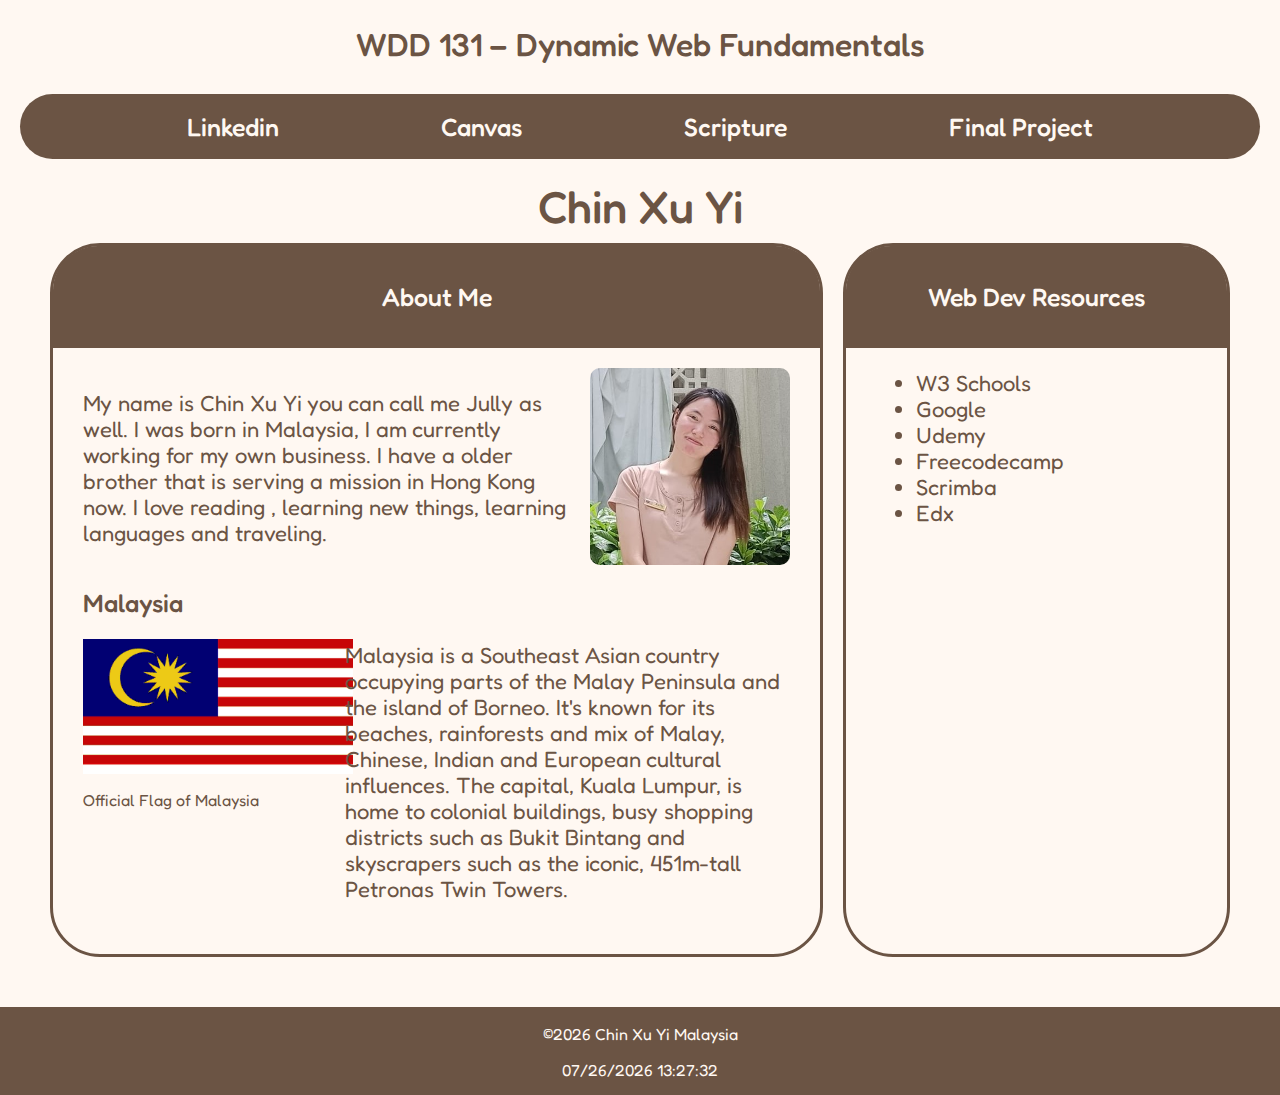
<file: W01 Assignment Home Page/index.html>
<!DOCTYPE html>
<html lang="en">

<head>
    <meta charset="UTF-8">
    <meta name="viewport" content="width=device-width, initial-scale=1.0">
    <meta name="author" content="Chin Xu Yi">
    <meta name="description"
        content="WDD 131 – Dynamic Web Fundamentals: Explore HTML, CSS, and JavaScript concepts in this assignment by building WDD131 Course Landing Page.">
    <title>WDD 131 – Dynamic Web Fundamentals – Chin Xu Yi</title>
    <link rel="preconnect" href="https://fonts.googleapis.com">
    <link rel="preconnect" href="https://fonts.gstatic.com" crossorigin>
    <link href="https://fonts.googleapis.com/css2?family=Fredoka:wght@300..700&display=swap" rel="stylesheet">
    <link href="styles/base.css" rel="stylesheet">
    <script src="scripts/getdates.js" defer></script>
</head>

<body>

    <header>
        <span id="course-title">WDD 131 – Dynamic Web Fundamentals</span>
        <nav>
            <a href="https://www.linkedin.com/in/xu-yi-chin-867746221">Linkedin</a>
            <a href="https://byupw.instructure.com/">Canvas</a>
            <a href="https://www.churchofjesuschrist.org/study/scriptures/bofm/1-ne/3?lang=eng&id=p7#p7">Scripture</a>
            <a href="#">Final Project</a>
        </nav>
    </header>

    <main>
        <h1>Chin Xu Yi</h1>
        <div class="container">
            <section class="card">
                <div class="card-header">
                    <h2>About Me</h2>
                </div>
                <div class="intro">
                    <p>My name is Chin Xu Yi you can call me Jully as well. I was born in Malaysia, I am currently
                        working for my own business. I have a older brother that is serving a mission in Hong Kong now.
                        I love reading , learning new things, learning languages and traveling. </p>
                    <img src="images/profile.jpg" alt="Chin Xu Yi" class="profile_img">
                </div>


                <section class="country">
                    <div class="flag">
                        <h2>Malaysia</h2>
                        <img src="images/malaysia_flag.jpg" alt="Malaysia Flag" class="mas_flag">
                        <blockquote>
                            <p>
                                Official Flag of Malaysia
                            </p>
                        </blockquote>
                    </div>

                    <div class="country-description">
                        <p>Malaysia is a Southeast Asian country occupying parts of the Malay Peninsula and the island
                            of Borneo. It's known for its beaches, rainforests and mix of Malay, Chinese, Indian and
                            European cultural influences. The capital, Kuala Lumpur, is home to colonial buildings, busy
                            shopping districts such as Bukit Bintang and skyscrapers such as the iconic, 451m-tall
                            Petronas Twin Towers.</p>
                    </div>
                </section>
            </section>

            <section class="card">
                <div class="card-header">
                    <h2>Web Dev Resources</h2>
                </div>
                <ul>
                    <li><a href="https://www.w3schools.com/">W3 Schools</a></li>
                    <li><a href="https://www.google.com/">Google</a></li>
                    <li><a href="https://www.udemy.com/">Udemy</a></li>
                    <li><a href="https://www.freecodecamp.org/">Freecodecamp</a></li>
                    <li><a href="https://scrimba.com/">Scrimba</a></li>
                    <li><a href="https://www.edx.org/">Edx</a></li>

                </ul>
            </section>
        </div>

    </main>

    <footer>
        <p>&copy;<span id="currentyear"></span> Chin Xu Yi Malaysia</p>
        <p id="lastModified"></p>
    </footer>

</body>

</html>
</file>
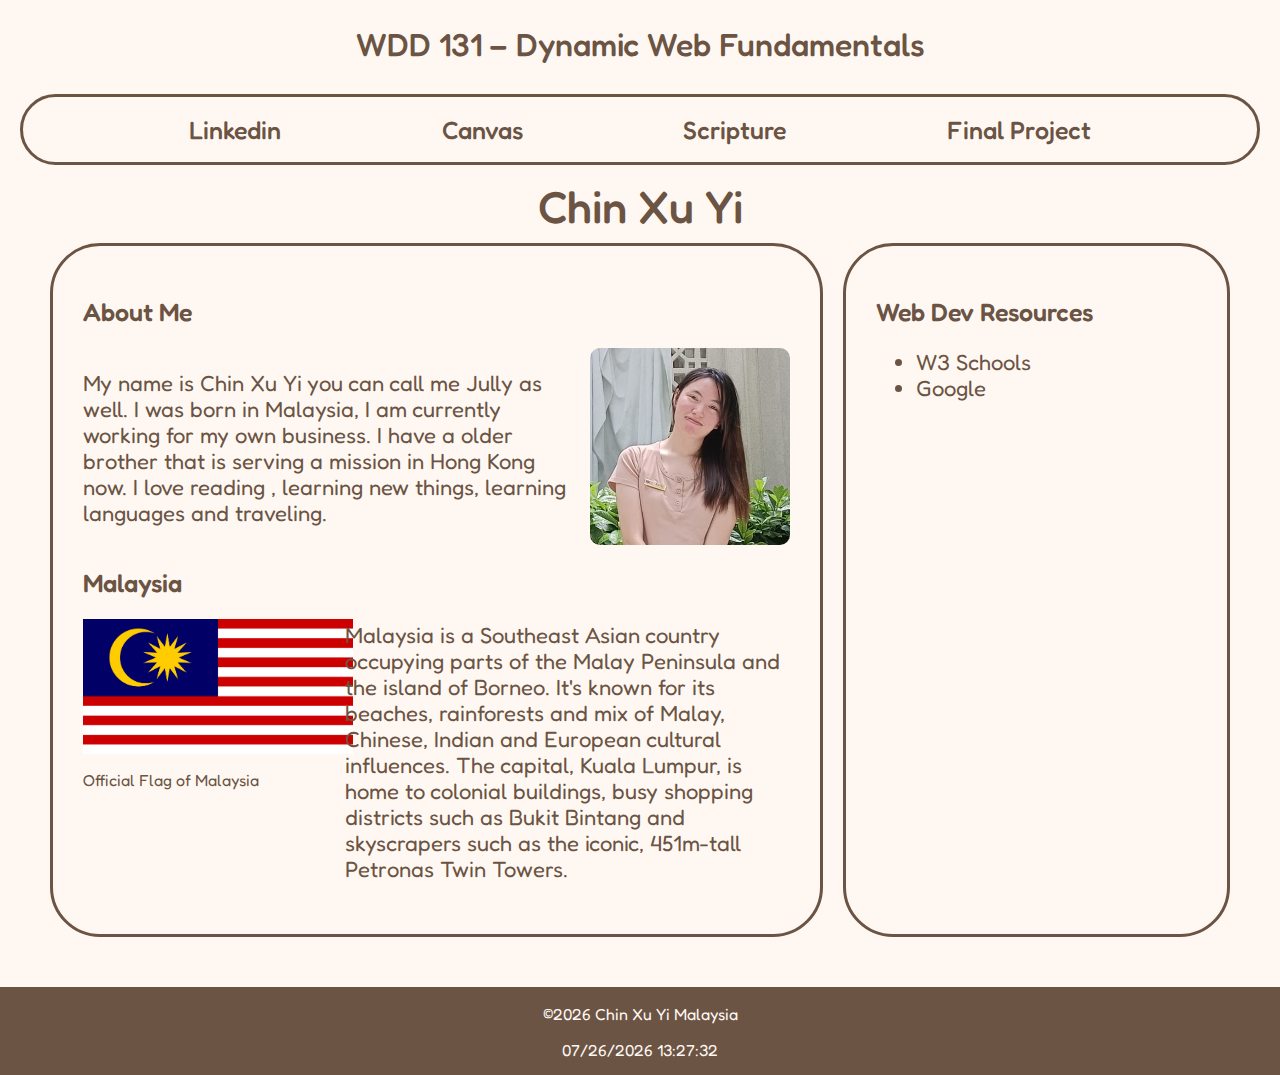
<file: week01/index.html>
<!DOCTYPE html>
<html lang="en">
<head>
    <meta charset="UTF-8">
    <meta name="viewport" content="width=device-width, initial-scale=1.0">
    <meta name="author" content="Chin Xu Yi">
    <meta name="description" content="WDD 131 – Dynamic Web Fundamentals: Explore HTML, CSS, and JavaScript concepts in this assignment by building WDD131 Course Landing Page.">
    <title>WDD 131 – Dynamic Web Fundamentals – Chin Xu Yi</title>
    <link rel="preconnect" href="https://fonts.googleapis.com">
    <link rel="preconnect" href="https://fonts.gstatic.com" crossorigin>
    <link href="https://fonts.googleapis.com/css2?family=Fredoka:wght@300..700&display=swap" rel="stylesheet">
    <link href="styles/base.css" rel="stylesheet">
    <script src="scripts/getdates.js" defer></script>
</head>
<body>
    
    <header>
        <span id="course-title">WDD 131 – Dynamic Web Fundamentals</span>
        <nav>
            <a href="https://www.linkedin.com/in/xu-yi-chin-867746221">Linkedin</a>
            <a href="https://byupw.instructure.com/">Canvas</a>
            <a href="https://www.churchofjesuschrist.org/study/scriptures/bofm/1-ne/3?lang=eng&id=p7#p7">Scripture</a>
            <a href="#">Final Project</a>
        </nav>
    </header>

    <main>
        <h1>Chin Xu Yi</h1>
        <div class="container">
        <section class="card">
            <h2>About Me</h2>
            <div class="intro">
            <p>My name is Chin Xu Yi you can call me Jully as well. I was born in Malaysia, I am currently working for my own business. I have a older brother that is serving a mission in Hong Kong now. I love reading , learning new things, learning languages and traveling. </p>
            <img src="images/profile.jpg" alt="Chin Xu Yi" class="profile_img">
        </div>
            
        <section class="country">
        <div class="flag">
        <h2>Malaysia</h2>
            <img src="images/malaysia_flag.jpg" alt="Malaysia Flag"  class="mas_flag">
            <blockquote>
                <p>
                  Official Flag of Malaysia
                </p>
              </blockquote>
            </div>

            <div class="country-description">
            <p>Malaysia is a Southeast Asian country occupying parts of the Malay Peninsula and the island of Borneo. It's known for its beaches, rainforests and mix of Malay, Chinese, Indian and European cultural influences. The capital, Kuala Lumpur, is home to colonial buildings, busy shopping districts such as Bukit Bintang and skyscrapers such as the iconic, 451m-tall Petronas Twin Towers.</p>
             </div>
        </section>
    </section>

        <section class="card">
            <h2>Web Dev Resources</h2>
            <ul>
                <li><a href="https://www.w3schools.com/">W3 Schools</a></li>
                <li><a href="https://www.google.com/">Google</a></li>

            </ul>
        </section>
    </div>

    </main>

    <footer>
        <p>&copy;<span id="currentyear"></span> Chin Xu Yi Malaysia</p>
        <p id="lastModified"></p>
    </footer>
    
</body>
</html>
</file>
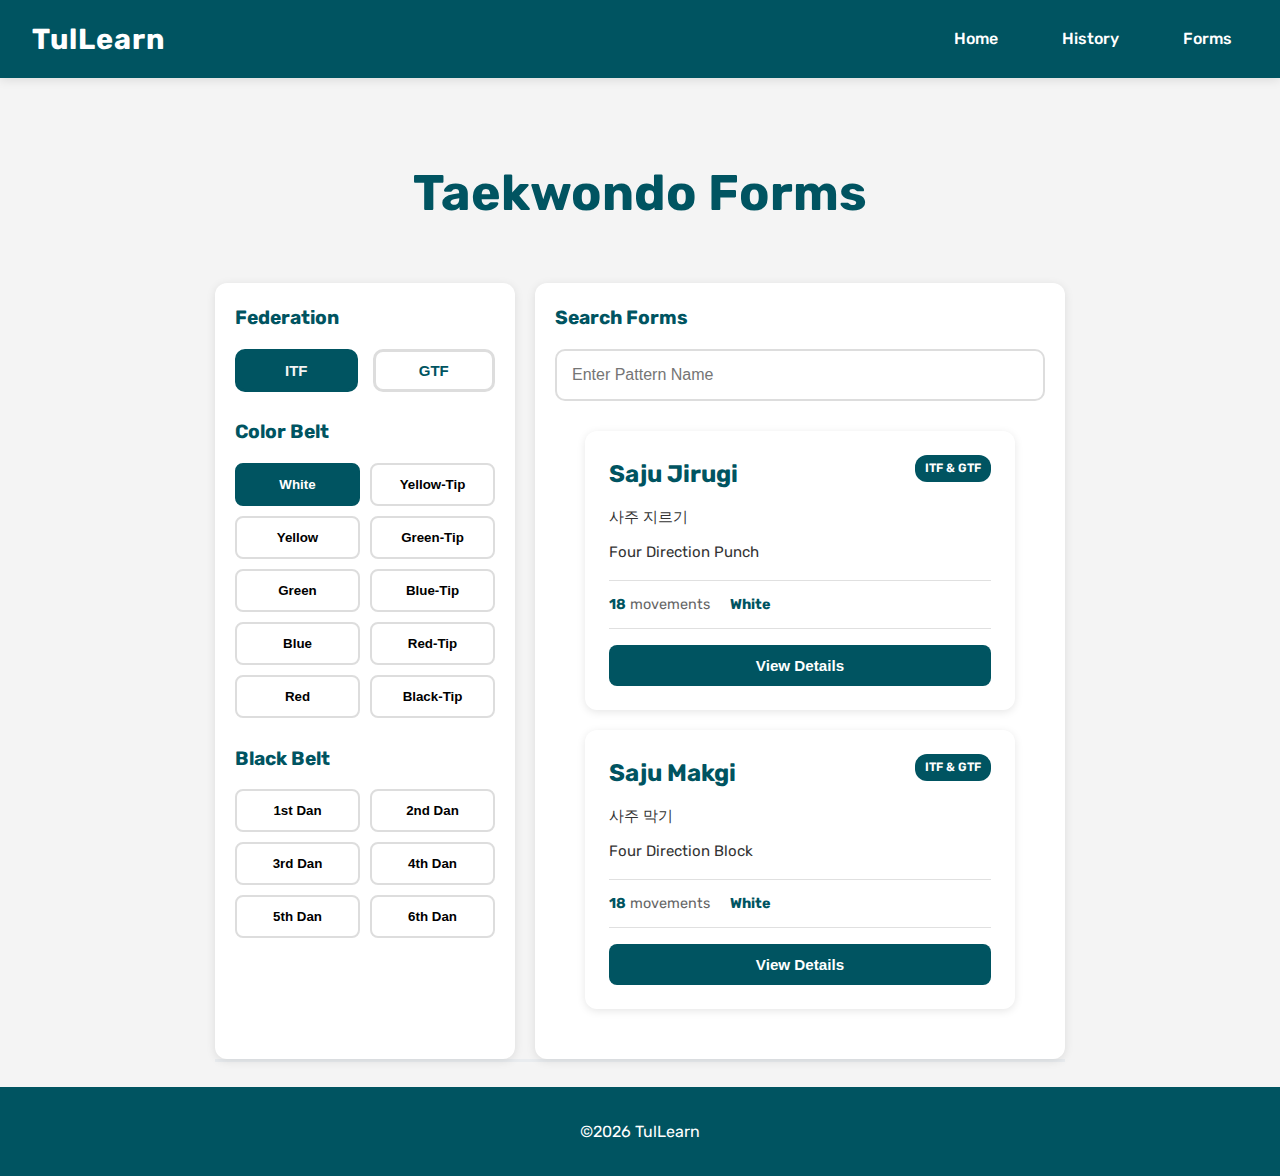
<file: forms.html>
<!DOCTYPE html>
<html lang="en">
<head>
    <meta charset="UTF-8">
    <meta name="viewport" content="width=device-width, initial-scale=1.0">
    <meta name="author" content="Chin Xu Yi">
    <meta name="description" content="Forms Page for TulLearn Webpage">
    <link rel="preconnect" href="https://fonts.googleapis.com">
    <link rel="preconnect" href="https://fonts.gstatic.com" crossorigin>
    <link href="https://fonts.googleapis.com/css2?family=Lora:ital,wght@0,400..700;1,400..700&family=Rubik:ital,wght@0,300..900;1,300..900&display=swap" rel="stylesheet">   
    <title>Forms</title>
    <link rel="stylesheet" href="styles/style.css">
    <script defer src="scripts/script.js"></script>
</head>

<body>
    <header class="navbar">
        
        <div class="logo">TulLearn</div>
        
       
        <button class="hamburger" id="hamburger" aria-label="Toggle menu">
            <span class="hamburger-line"></span>
            <span class="hamburger-line"></span>
            <span class="hamburger-line"></span>
        </button>
        
       
        <nav id="navMenu">
            <a href="index.html">Home</a>
            <a href="history.html">History</a>
            <a href="forms.html">Forms</a>
        </nav>
    </header>
    
    <div class="container">
        <header>
            <h1 class="taekwondo-forms-title">Taekwondo Forms</h1>
        </header>
        
        <div class="filter-section">
            <div class="filter-group">

                <h3>Federation</h3>
                <div class="federation-buttons">
                    <button class="fed-btn active" data-fed="itf">ITF</button>
                    <button class="fed-btn" data-fed="gtf">GTF</button>
                </div>

                <br>

                <h3>Color Belt</h3>
                <div class="belt-buttons">
                    <button class="belt-btn white active" data-belt="white">White</button>
                    <button class="belt-btn yellow-tip" data-belt="yellowTip">Yellow-Tip</button>
                    <button class="belt-btn yellow " data-belt="yellow">Yellow</button>
                    <button class="belt-btn green-tip" data-belt="greenTip">Green-Tip</button>
                    <button class="belt-btn green" data-belt="green">Green</button>
                     <button class="belt-btn blue-tip" data-belt="blueTip">Blue-Tip</button>
                    <button class="belt-btn blue" data-belt="blue">Blue</button>
                   <button class="belt-btn red-tip" data-belt="redTip">Red-Tip</button>
                    <button class="belt-btn red" data-belt="red">Red</button>
                    <button class="belt-btn black-tip" data-belt="blackTip">Black-Tip</button>
                </div>

                <br>
                <h3>Black Belt</h3>
                <div class="belt-buttons">
                    <button class="belt-btn 1st-dan" data-belt="first">1st Dan</button>
                    <button class="belt-btn 2nd-dan" data-belt="second">2nd Dan</button>
                    <button class="belt-btn 3rd-dan" data-belt="third">3rd Dan</button>
                    <button class="belt-btn 4th-dan" data-belt="fourth">4th Dan</button>
                    <button class="belt-btn 5th-dan" data-belt="fifth">5th Dan</button>
                     <button class="belt-btn 6th-dan" data-belt="sixth">6th Dan</button>
                </div>


            </div>
            
            <div class="filter-group">
                <h3>Search Forms</h3>
                <div style="position: relative;">
                    <input 
                        type="text" 
                        id="searchInput" 
                        class="search-input" 
                        placeholder="Enter Pattern Name"
                        aria-label="Search forms"
                    >
                </div>

                <div id="formsGrid" class="forms-grid"></div>
            </div>
            
        </div>
        
        </div>
    </div>

    <footer>
    <p>&copy;2026 TulLearn</p>
    </footer>
        

</body>
</html>
</file>
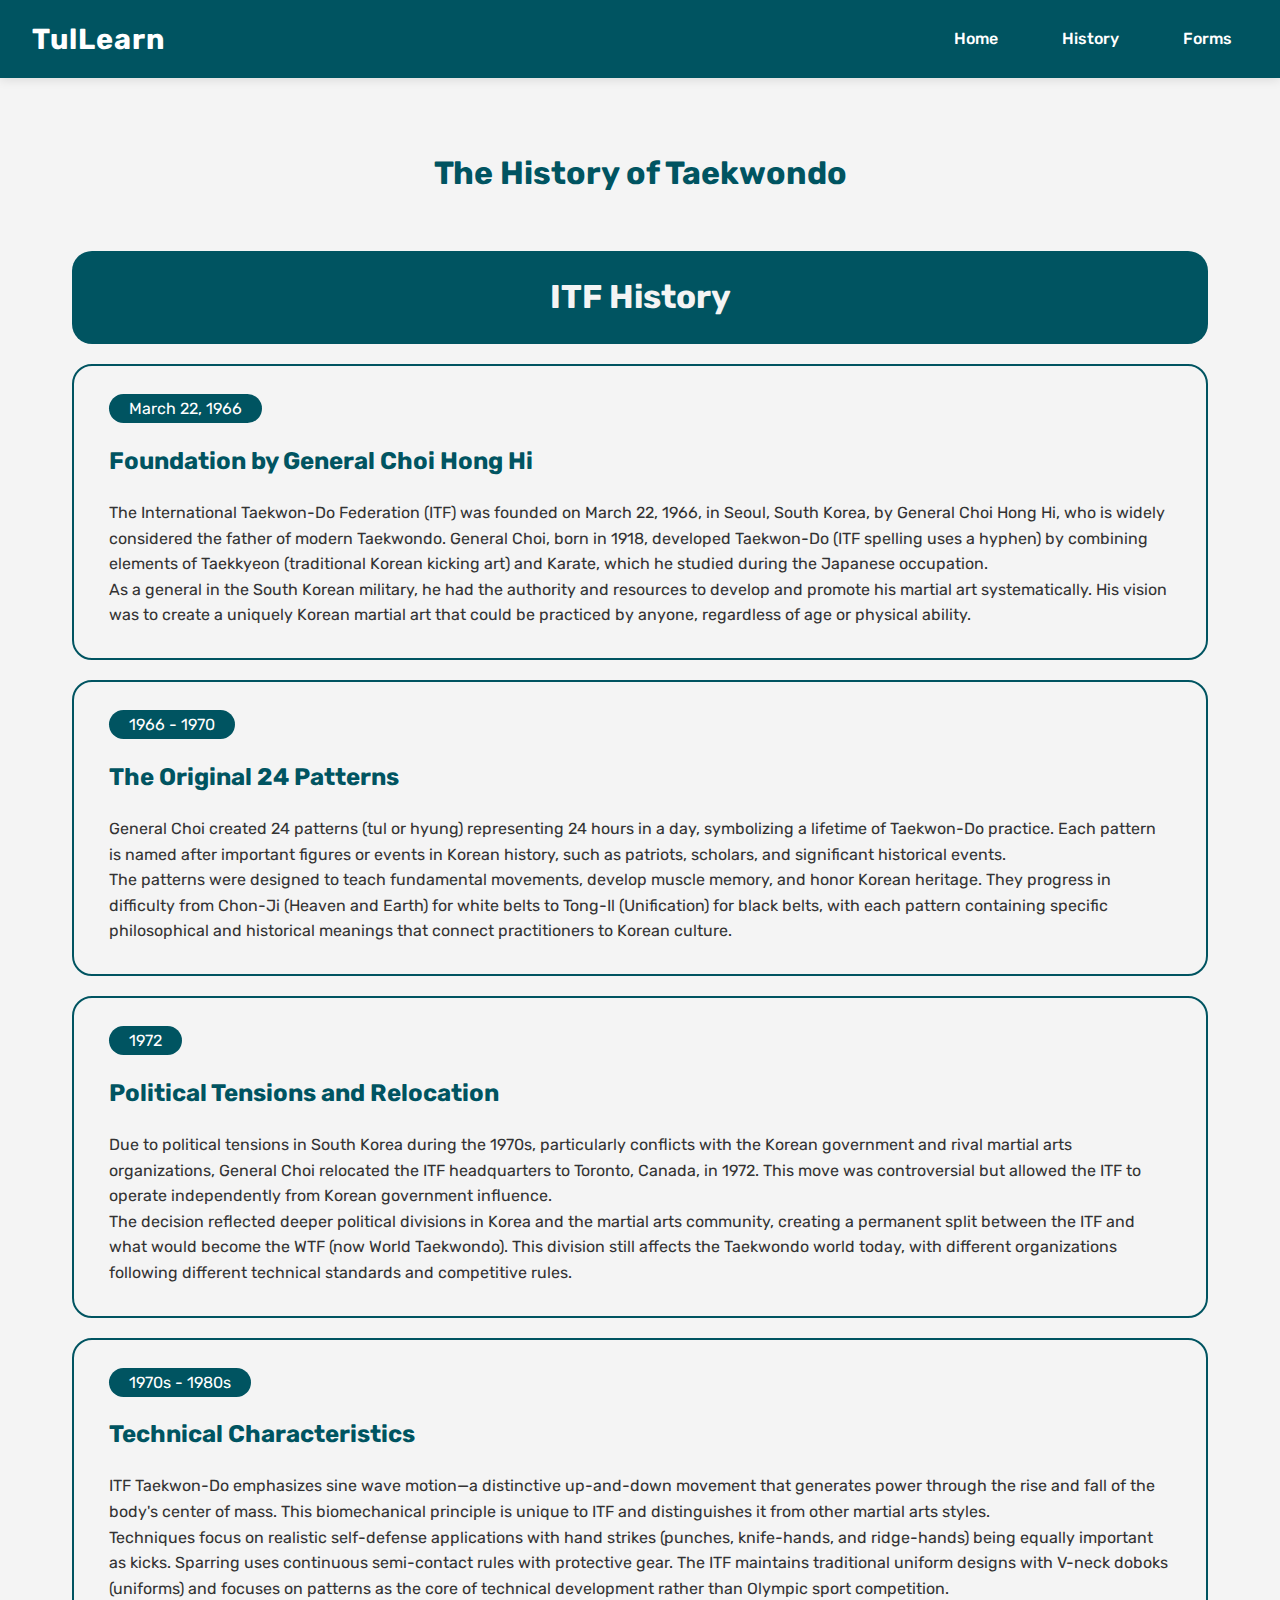
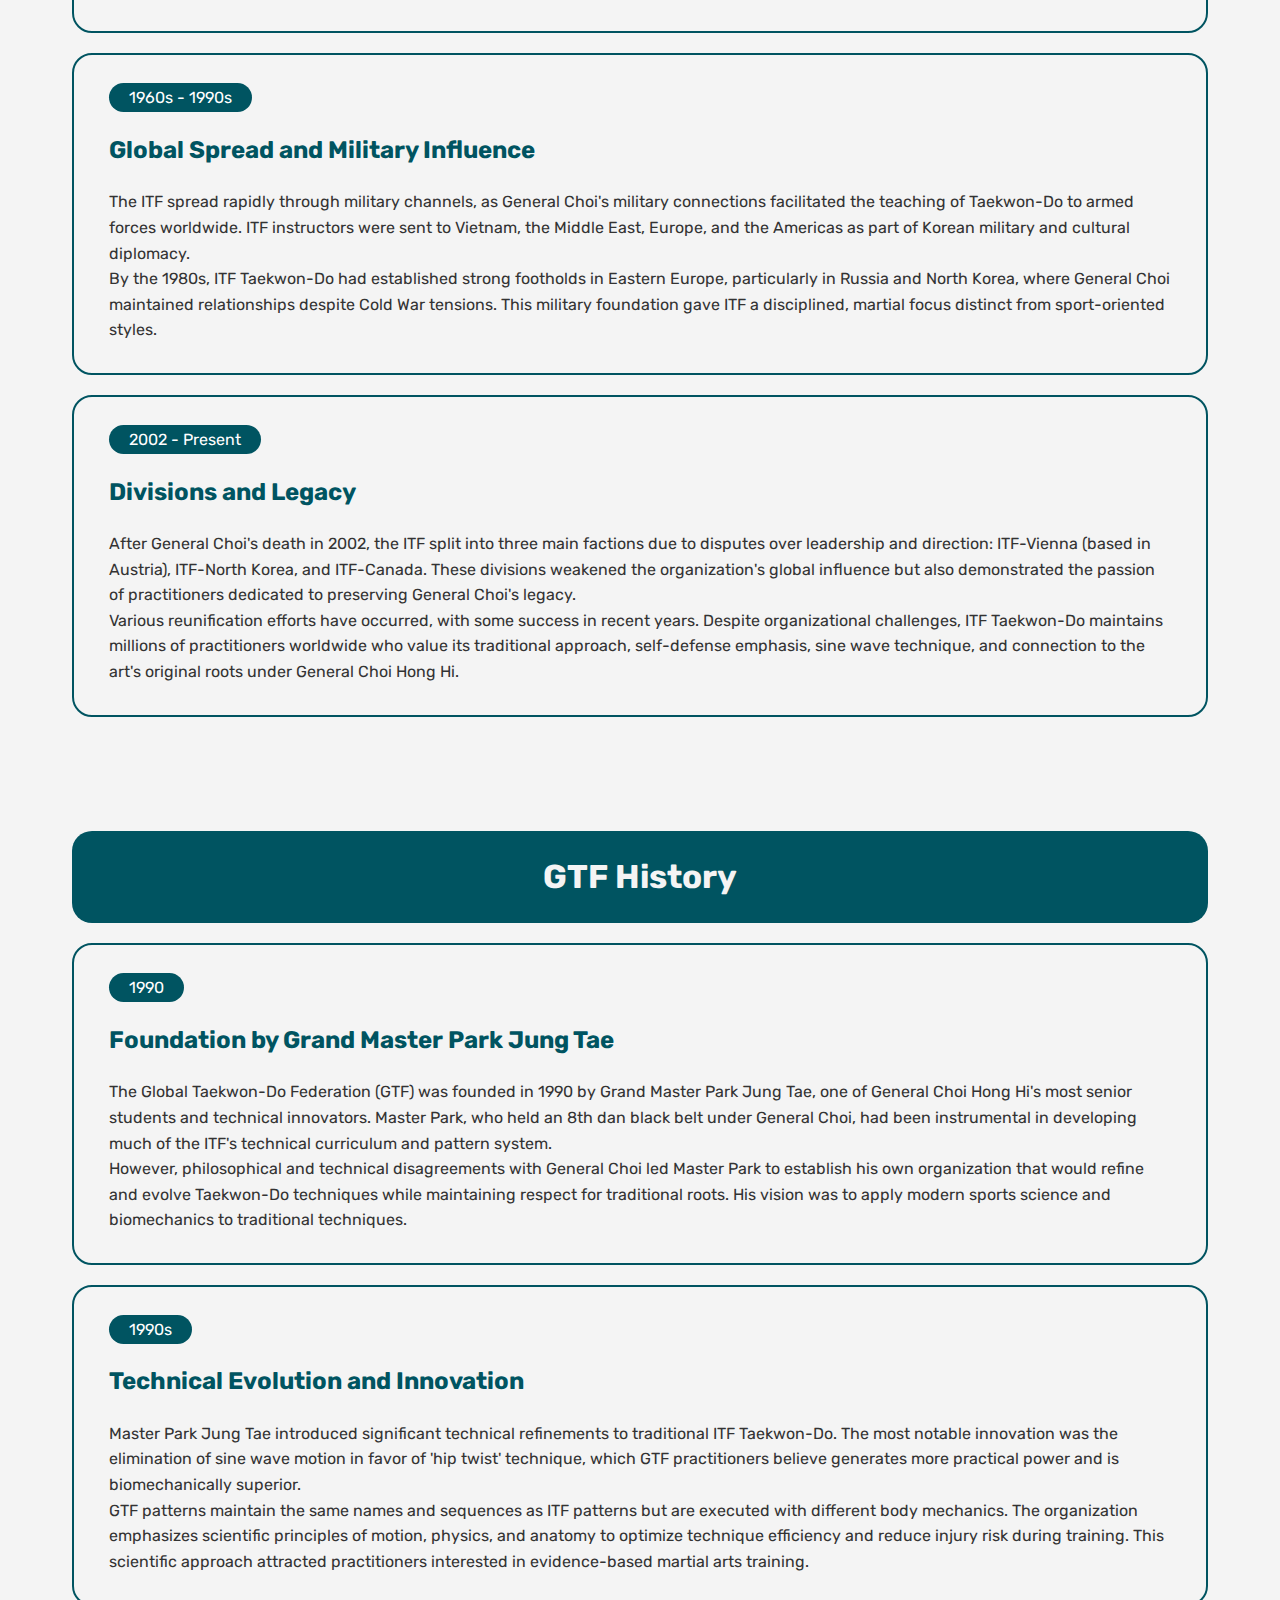
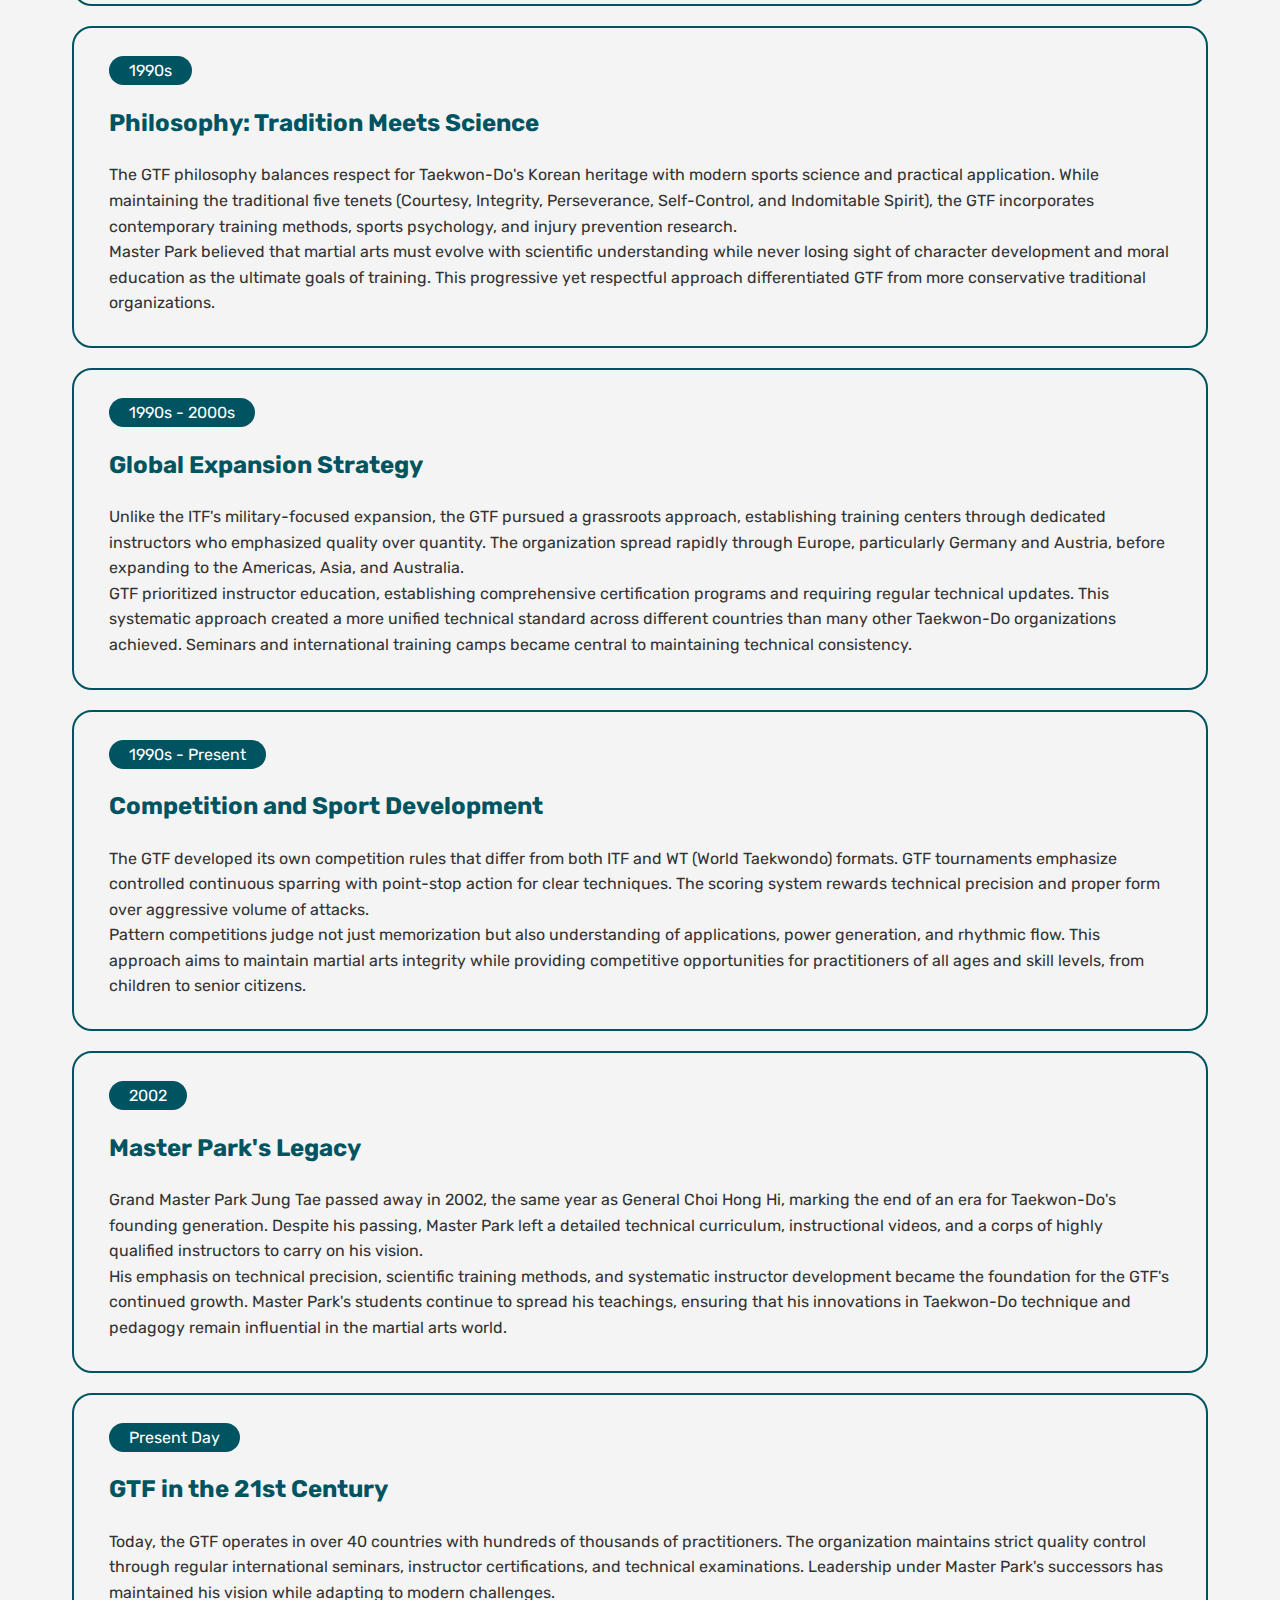
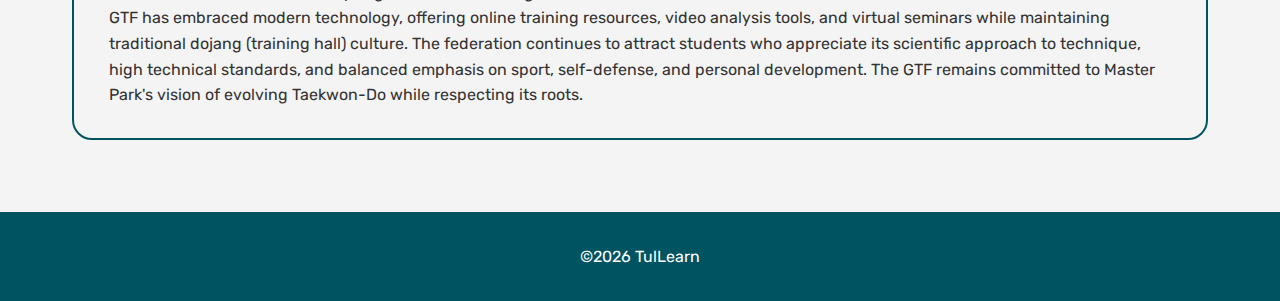
<file: history.html>
<!DOCTYPE html>
<html lang="en">
<head>
    <meta charset="UTF-8">
    <meta name="viewport" content="width=device-width, initial-scale=1.0">
    <meta name="author" content="Chin Xu Yi">
    <meta name="description" content="History of Taekwondo, ITF, and GTF">
    <link rel="preconnect" href="https://fonts.googleapis.com">
    <link rel="preconnect" href="https://fonts.gstatic.com" crossorigin>
    <link href="https://fonts.googleapis.com/css2?family=Lora:ital,wght@0,400..700;1,400..700&family=Rubik:ital,wght@0,300..900;1,300..900&display=swap" rel="stylesheet">   
    <title>History - TulLearn</title>
    <link rel="stylesheet" href="styles/style.css">
    <script defer src="scripts/script.js"></script>
</head>
<body>
    <header class="navbar">
        
        <div class="logo">TulLearn</div>
        
       
        <button class="hamburger" id="hamburger" aria-label="Toggle menu">
            <span class="hamburger-line"></span>
            <span class="hamburger-line"></span>
            <span class="hamburger-line"></span>
        </button>
        
       
        <nav id="navMenu">
            <a href="index.html">Home</a>
            <a href="history.html">History</a>
            <a href="forms.html">Forms</a>
        </nav>
    </header>

    <div class="history-hero-section">
        <h1>The History of Taekwondo</h1>
    </div>

    <div class="history-container">
         
        <!--ITF History-->
        <div id="itf" class="history-section">
            <div class="timeline-container">
                <h2 class="history-header-title">ITF History</h2>
                
                    <div class="timeline-content">
                        <span class="timeline-date">March 22, 1966</span><br>
                        <h2>Foundation by General Choi Hong Hi</h2>
                        <p>The International Taekwon-Do Federation (ITF) was founded on March 22, 1966, in Seoul, South Korea, by General Choi Hong Hi, who is widely considered the father of modern Taekwondo. General Choi, born in 1918, developed Taekwon-Do (ITF spelling uses a hyphen) by combining elements of Taekkyeon (traditional Korean kicking art) and Karate, which he studied during the Japanese occupation.</p>
                        <p>As a general in the South Korean military, he had the authority and resources to develop and promote his martial art systematically. His vision was to create a uniquely Korean martial art that could be practiced by anyone, regardless of age or physical ability.</p>
                    </div>
                

                
                    <div class="timeline-content">
                        <span class="timeline-date">1966 - 1970</span><br>
                        <h2>The Original 24 Patterns</h2>
                        <p>General Choi created 24 patterns (tul or hyung) representing 24 hours in a day, symbolizing a lifetime of Taekwon-Do practice. Each pattern is named after important figures or events in Korean history, such as patriots, scholars, and significant historical events.</p>
                        <p>The patterns were designed to teach fundamental movements, develop muscle memory, and honor Korean heritage. They progress in difficulty from Chon-Ji (Heaven and Earth) for white belts to Tong-Il (Unification) for black belts, with each pattern containing specific philosophical and historical meanings that connect practitioners to Korean culture.</p>
                    </div>
              

               
                    <div class="timeline-content">
                        <span class="timeline-date">1972</span><br>
                        <h2>Political Tensions and Relocation</h2>
                        <p>Due to political tensions in South Korea during the 1970s, particularly conflicts with the Korean government and rival martial arts organizations, General Choi relocated the ITF headquarters to Toronto, Canada, in 1972. This move was controversial but allowed the ITF to operate independently from Korean government influence.</p>
                        <p>The decision reflected deeper political divisions in Korea and the martial arts community, creating a permanent split between the ITF and what would become the WTF (now World Taekwondo). This division still affects the Taekwondo world today, with different organizations following different technical standards and competitive rules.</p>
                    </div>
               

              
                    <div class="timeline-content">
                        <span class="timeline-date">1970s - 1980s</span><br>
                        <h2>Technical Characteristics</h2>
                        <p>ITF Taekwon-Do emphasizes sine wave motion—a distinctive up-and-down movement that generates power through the rise and fall of the body's center of mass. This biomechanical principle is unique to ITF and distinguishes it from other martial arts styles.</p>
                        <p>Techniques focus on realistic self-defense applications with hand strikes (punches, knife-hands, and ridge-hands) being equally important as kicks. Sparring uses continuous semi-contact rules with protective gear. The ITF maintains traditional uniform designs with V-neck doboks (uniforms) and focuses on patterns as the core of technical development rather than Olympic sport competition.</p>
                    </div>
             

         
                    <div class="timeline-content">
                        <span class="timeline-date">1960s - 1990s</span><br>
                        <h2>Global Spread and Military Influence</h2>
                        <p>The ITF spread rapidly through military channels, as General Choi's military connections facilitated the teaching of Taekwon-Do to armed forces worldwide. ITF instructors were sent to Vietnam, the Middle East, Europe, and the Americas as part of Korean military and cultural diplomacy.</p>
                        <p>By the 1980s, ITF Taekwon-Do had established strong footholds in Eastern Europe, particularly in Russia and North Korea, where General Choi maintained relationships despite Cold War tensions. This military foundation gave ITF a disciplined, martial focus distinct from sport-oriented styles.</p>
                    </div>
               

                
                    <div class="timeline-content">
                        <span class="timeline-date">2002 - Present</span>
                        <h2>Divisions and Legacy</h2>
                        <p>After General Choi's death in 2002, the ITF split into three main factions due to disputes over leadership and direction: ITF-Vienna (based in Austria), ITF-North Korea, and ITF-Canada. These divisions weakened the organization's global influence but also demonstrated the passion of practitioners dedicated to preserving General Choi's legacy.</p>
                        <p>Various reunification efforts have occurred, with some success in recent years. Despite organizational challenges, ITF Taekwon-Do maintains millions of practitioners worldwide who value its traditional approach, self-defense emphasis, sine wave technique, and connection to the art's original roots under General Choi Hong Hi.</p>
                    </div>
                
            </div>
        </div>

        <!-- GTF History Section -->
        <div id="gtf" class="history-section">
            <div class="timeline-container">
                <h2 class="history-header-title">GTF History</h2>
                    
                    <div class="timeline-content">
                        <span class="timeline-date">1990</span><br>
                        <h2>Foundation by Grand Master Park Jung Tae</h2>
                        <p>The Global Taekwon-Do Federation (GTF) was founded in 1990 by Grand Master Park Jung Tae, one of General Choi Hong Hi's most senior students and technical innovators. Master Park, who held an 8th dan black belt under General Choi, had been instrumental in developing much of the ITF's technical curriculum and pattern system.</p>
                        <p>However, philosophical and technical disagreements with General Choi led Master Park to establish his own organization that would refine and evolve Taekwon-Do techniques while maintaining respect for traditional roots. His vision was to apply modern sports science and biomechanics to traditional techniques.</p>
                    </div>
                

           
                    
                    <div class="timeline-content">
                        <span class="timeline-date">1990s</span><br>
                        <h2>Technical Evolution and Innovation</h2>
                        <p>Master Park Jung Tae introduced significant technical refinements to traditional ITF Taekwon-Do. The most notable innovation was the elimination of sine wave motion in favor of 'hip twist' technique, which GTF practitioners believe generates more practical power and is biomechanically superior.</p>
                        <p>GTF patterns maintain the same names and sequences as ITF patterns but are executed with different body mechanics. The organization emphasizes scientific principles of motion, physics, and anatomy to optimize technique efficiency and reduce injury risk during training. This scientific approach attracted practitioners interested in evidence-based martial arts training.</p>
                    </div>
                

               
              
                    <div class="timeline-content">
                        <span class="timeline-date">1990s</span><br>
                        <h2>Philosophy: Tradition Meets Science</h2>
                        <p>The GTF philosophy balances respect for Taekwon-Do's Korean heritage with modern sports science and practical application. While maintaining the traditional five tenets (Courtesy, Integrity, Perseverance, Self-Control, and Indomitable Spirit), the GTF incorporates contemporary training methods, sports psychology, and injury prevention research.</p>
                        <p>Master Park believed that martial arts must evolve with scientific understanding while never losing sight of character development and moral education as the ultimate goals of training. This progressive yet respectful approach differentiated GTF from more conservative traditional organizations.</p>
                    </div>
              

               
                    
                    <div class="timeline-content">
                        <span class="timeline-date">1990s - 2000s</span><br>
                        <h2>Global Expansion Strategy</h2>
                        <p>Unlike the ITF's military-focused expansion, the GTF pursued a grassroots approach, establishing training centers through dedicated instructors who emphasized quality over quantity. The organization spread rapidly through Europe, particularly Germany and Austria, before expanding to the Americas, Asia, and Australia.</p>
                        <p>GTF prioritized instructor education, establishing comprehensive certification programs and requiring regular technical updates. This systematic approach created a more unified technical standard across different countries than many other Taekwon-Do organizations achieved. Seminars and international training camps became central to maintaining technical consistency.</p>
                    </div>
                
                   
                    <div class="timeline-content">
                        <span class="timeline-date">1990s - Present</span><br>
                        <h2>Competition and Sport Development</h2>
                        <p>The GTF developed its own competition rules that differ from both ITF and WT (World Taekwondo) formats. GTF tournaments emphasize controlled continuous sparring with point-stop action for clear techniques. The scoring system rewards technical precision and proper form over aggressive volume of attacks.</p>
                        <p>Pattern competitions judge not just memorization but also understanding of applications, power generation, and rhythmic flow. This approach aims to maintain martial arts integrity while providing competitive opportunities for practitioners of all ages and skill levels, from children to senior citizens.</p>
                    </div>
               

              
                    
                    <div class="timeline-content">
                        <span class="timeline-date">2002</span><br>
                        <h2>Master Park's Legacy</h2>
                        <p>Grand Master Park Jung Tae passed away in 2002, the same year as General Choi Hong Hi, marking the end of an era for Taekwon-Do's founding generation. Despite his passing, Master Park left a detailed technical curriculum, instructional videos, and a corps of highly qualified instructors to carry on his vision.</p>
                        <p>His emphasis on technical precision, scientific training methods, and systematic instructor development became the foundation for the GTF's continued growth. Master Park's students continue to spread his teachings, ensuring that his innovations in Taekwon-Do technique and pedagogy remain influential in the martial arts world.</p>
                    </div>
              

         
                    
                    <div class="timeline-content">
                        <span class="timeline-date">Present Day</span>
                        <h2>GTF in the 21st Century</h2>
                        <p>Today, the GTF operates in over 40 countries with hundreds of thousands of practitioners. The organization maintains strict quality control through regular international seminars, instructor certifications, and technical examinations. Leadership under Master Park's successors has maintained his vision while adapting to modern challenges.</p>
                        <p>GTF has embraced modern technology, offering online training resources, video analysis tools, and virtual seminars while maintaining traditional dojang (training hall) culture. The federation continues to attract students who appreciate its scientific approach to technique, high technical standards, and balanced emphasis on sport, self-defense, and personal development. The GTF remains committed to Master Park's vision of evolving Taekwon-Do while respecting its roots.</p>
                    </div>
                
            </div>
        </div>
    </div>

    <footer>
    <p>&copy;2026 TulLearn</p>
    </footer>
   
</body>
</html>
</file>
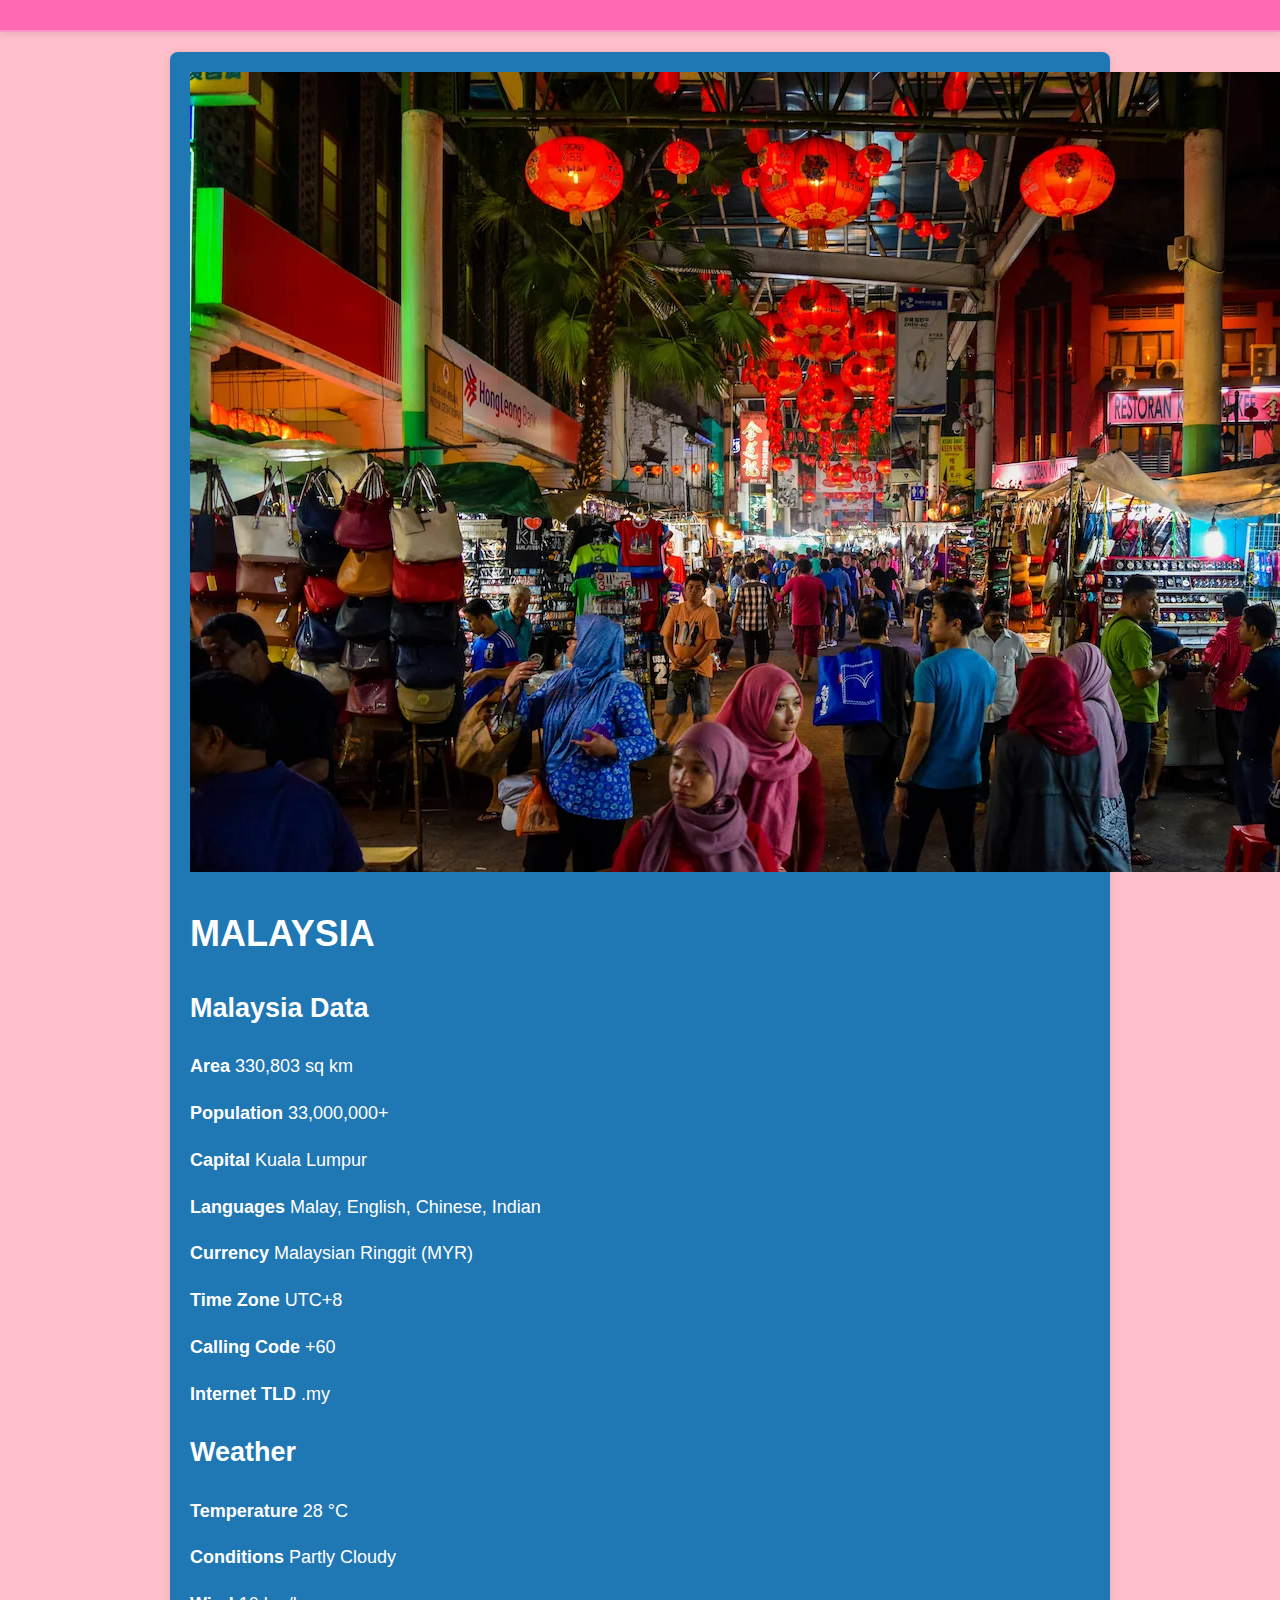
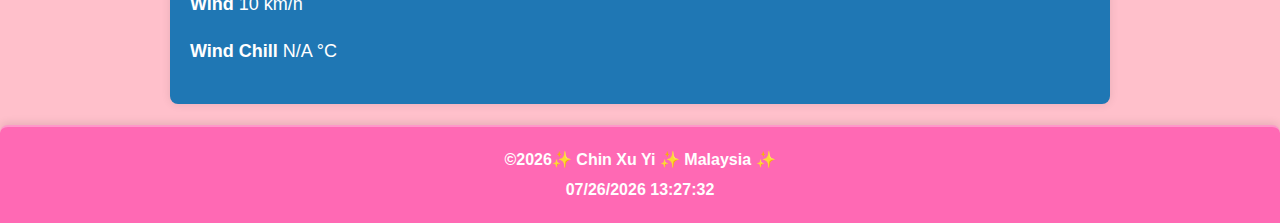
<file: place.html>
<!DOCTYPE html>
<html lang="en">

<head>
    <meta charset="UTF-8">
    <meta name="viewport" content="width=device-width, initial-scale=1.0">
    <meta name="author" content="Chin Xu Yi">
    <meta name="description" content="Malaysia country page with wheather and data about malaysia.">
    <title>Malaysia Country Page</title>
    <link rel="stylesheet" href="styles/styles.css">
    <script src="scripts/scripts.js" defer></script>
    <link rel="preconnect" href="https://fonts.googleapis.com">
    <link rel="preconnect" href="https://fonts.gstatic.com" crossorigin>
    <link
        href="https://fonts.googleapis.com/css2?family=Google+Sans:ital,opsz,wght@0,17..18,400..700;1,17..18,400..700&family=Happy+Monkey&family=Nunito:ital,wght@0,200..1000;1,200..1000&family=Orbitron:wght@400..900&family=Poppins:ital,wght@0,100;0,200;0,300;0,400;0,500;0,600;0,700;0,800;0,900;1,100;1,200;1,300;1,400;1,500;1,600;1,700;1,800;1,900&display=swap"
        rel="stylesheet">
</head>

<body>

    <header>

    </header>

    <main>
        <div class="hero">
            <picture>
                <source srcset="images/malaysia_large.webp" media="(min-width: 1000px)">
                <source srcset="images/malaysia_medium.webp" media="(min-width: 500px)">
                <img src="images/malaysia_small.webp" alt="Malaysia Kuala Lumpur city">
            </picture>

            <h1 class="title">MALAYSIA</h1>


            <div class="overlay">
                <section class="data">
                    <h2>Malaysia Data</h2>
                    <div class="data-grid">
                        <p><strong>Area </strong> 330,803 sq km</p>
                        <p><strong>Population </strong> 33,000,000+</p>
                        <p><strong>Capital </strong> Kuala Lumpur</p>
                        <p><strong>Languages </strong> Malay, English, Chinese, Indian</p>
                        <p><strong>Currency </strong> Malaysian Ringgit (MYR)</p>
                        <p><strong>Time Zone </strong> UTC+8</p>
                        <p><strong>Calling Code </strong> +60</p>
                        <p><strong>Internet TLD </strong> .my</p>
                    </div>
                </section>

                <section class="weather">
                    <h2 class="weather_icon">Weather</h2>
                    <p><strong>Temperature </strong><span id="temp">28</span> °C</p>
                    <p><strong>Conditions </strong><span id="condition">Partly Cloudy</span></p>
                    <p><strong>Wind </strong><span id="wind">10</span> km/h</p>
                    <p><strong>Wind Chill </strong><span id="wind_chill">N/A</span> °C</p>
                </section>
            </div>
        </div>

    </main>

    <footer>
        <p>&copy;<span id="currentyear"></span>✨ Chin Xu Yi ✨ Malaysia ✨</p>
        <p id="lastModified"></p>
    </footer>


</body>

</html>
</file>
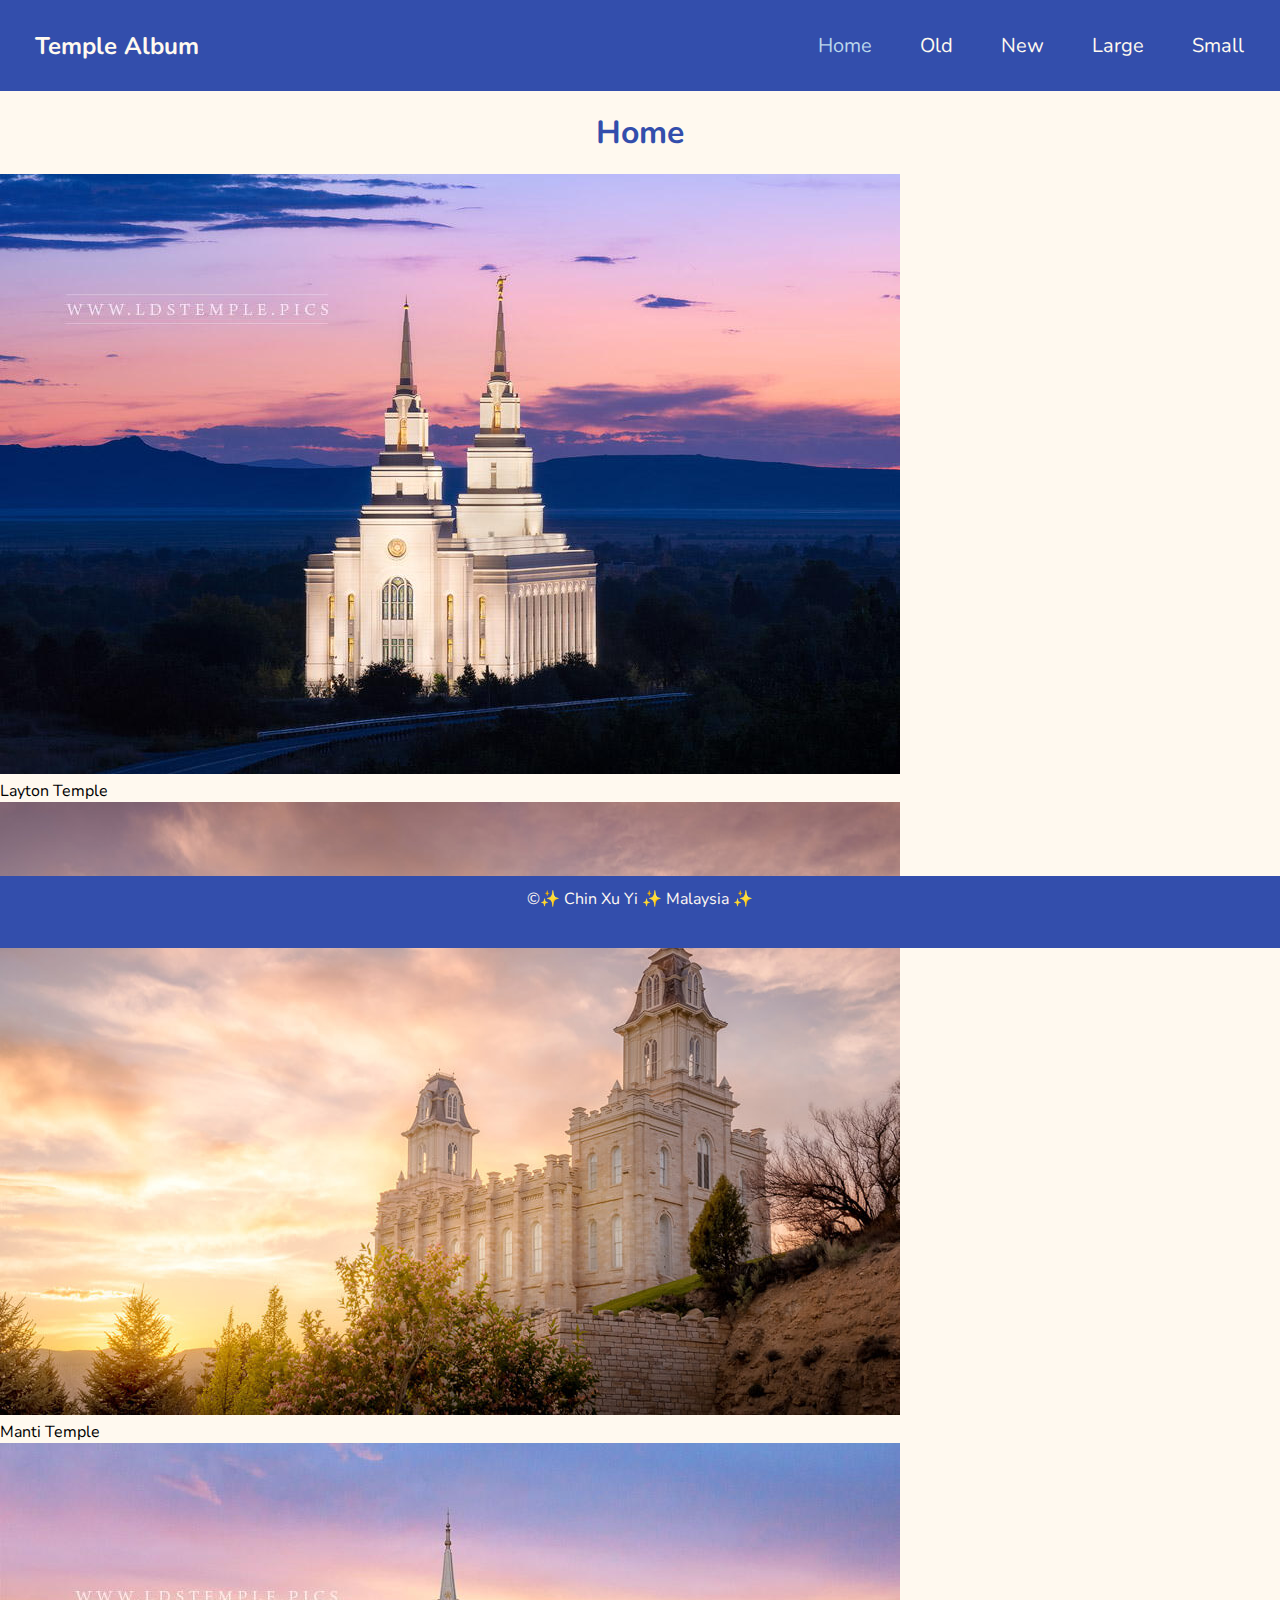
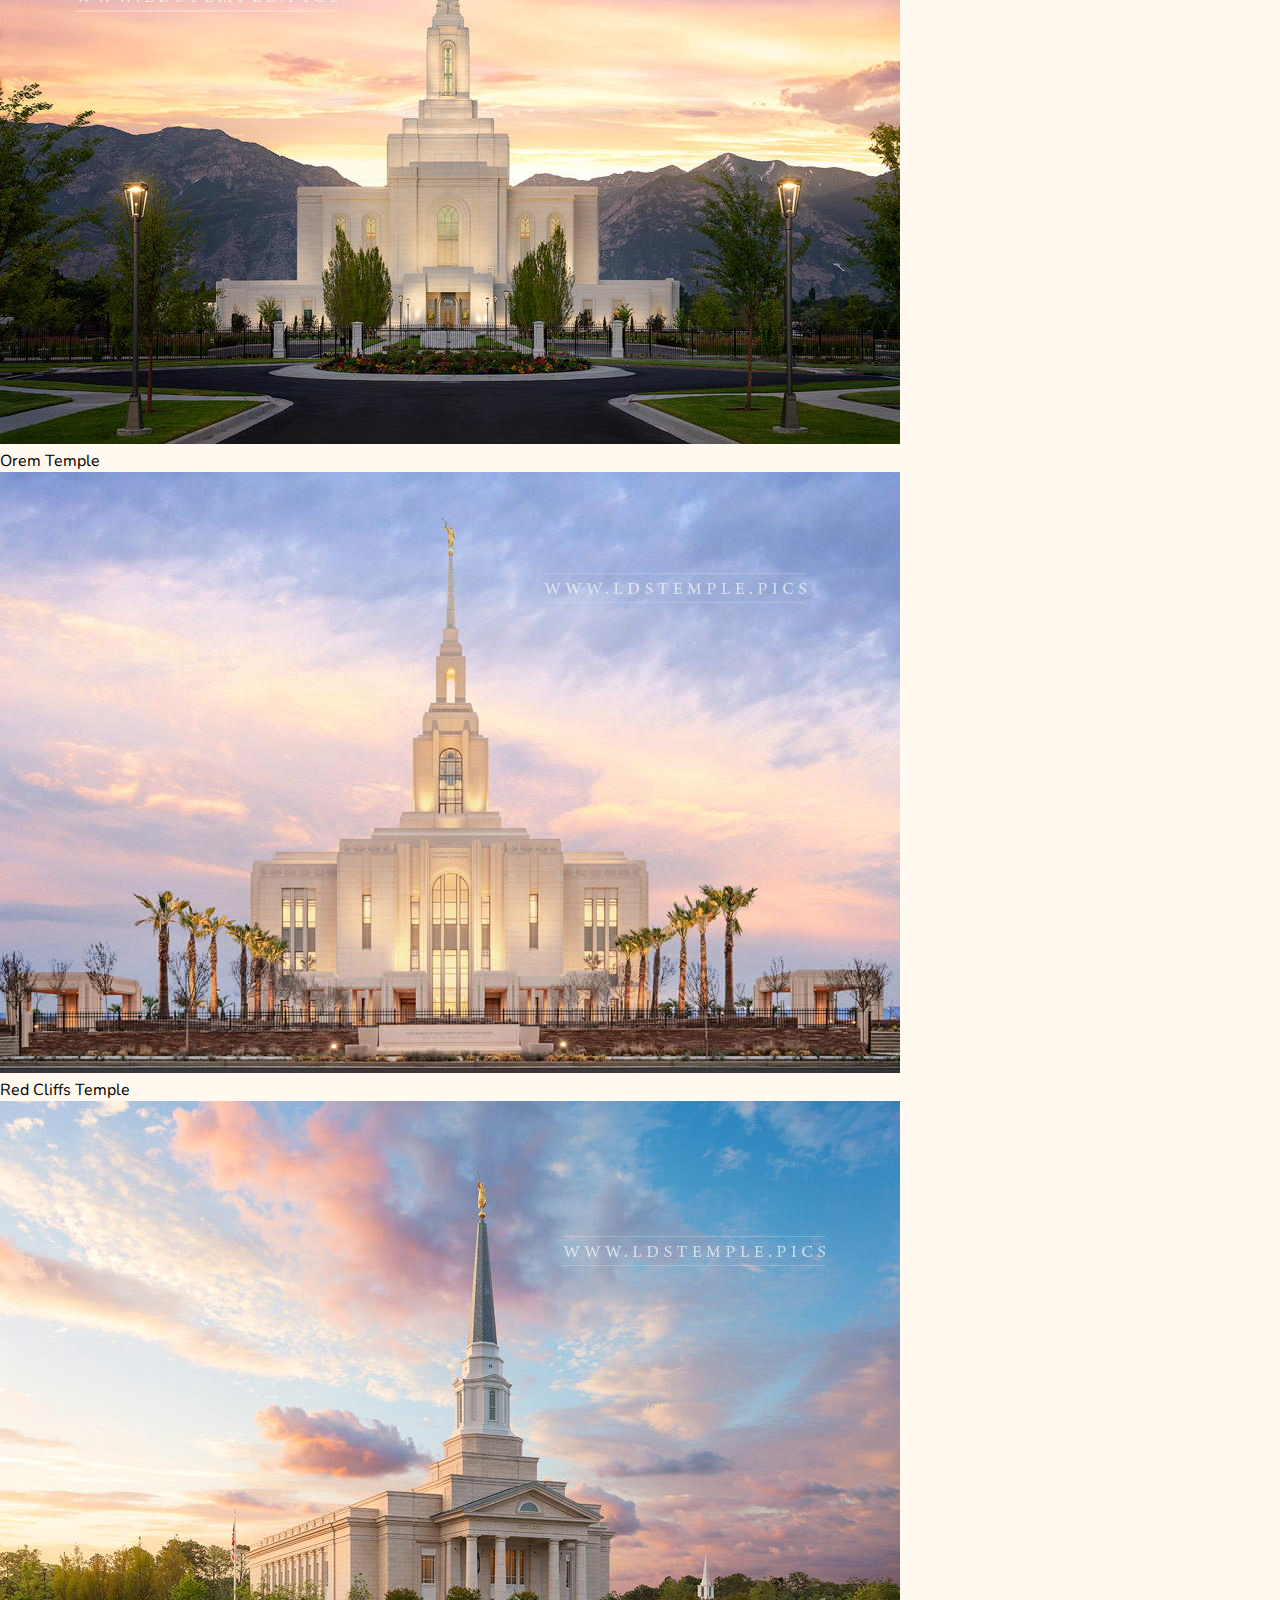
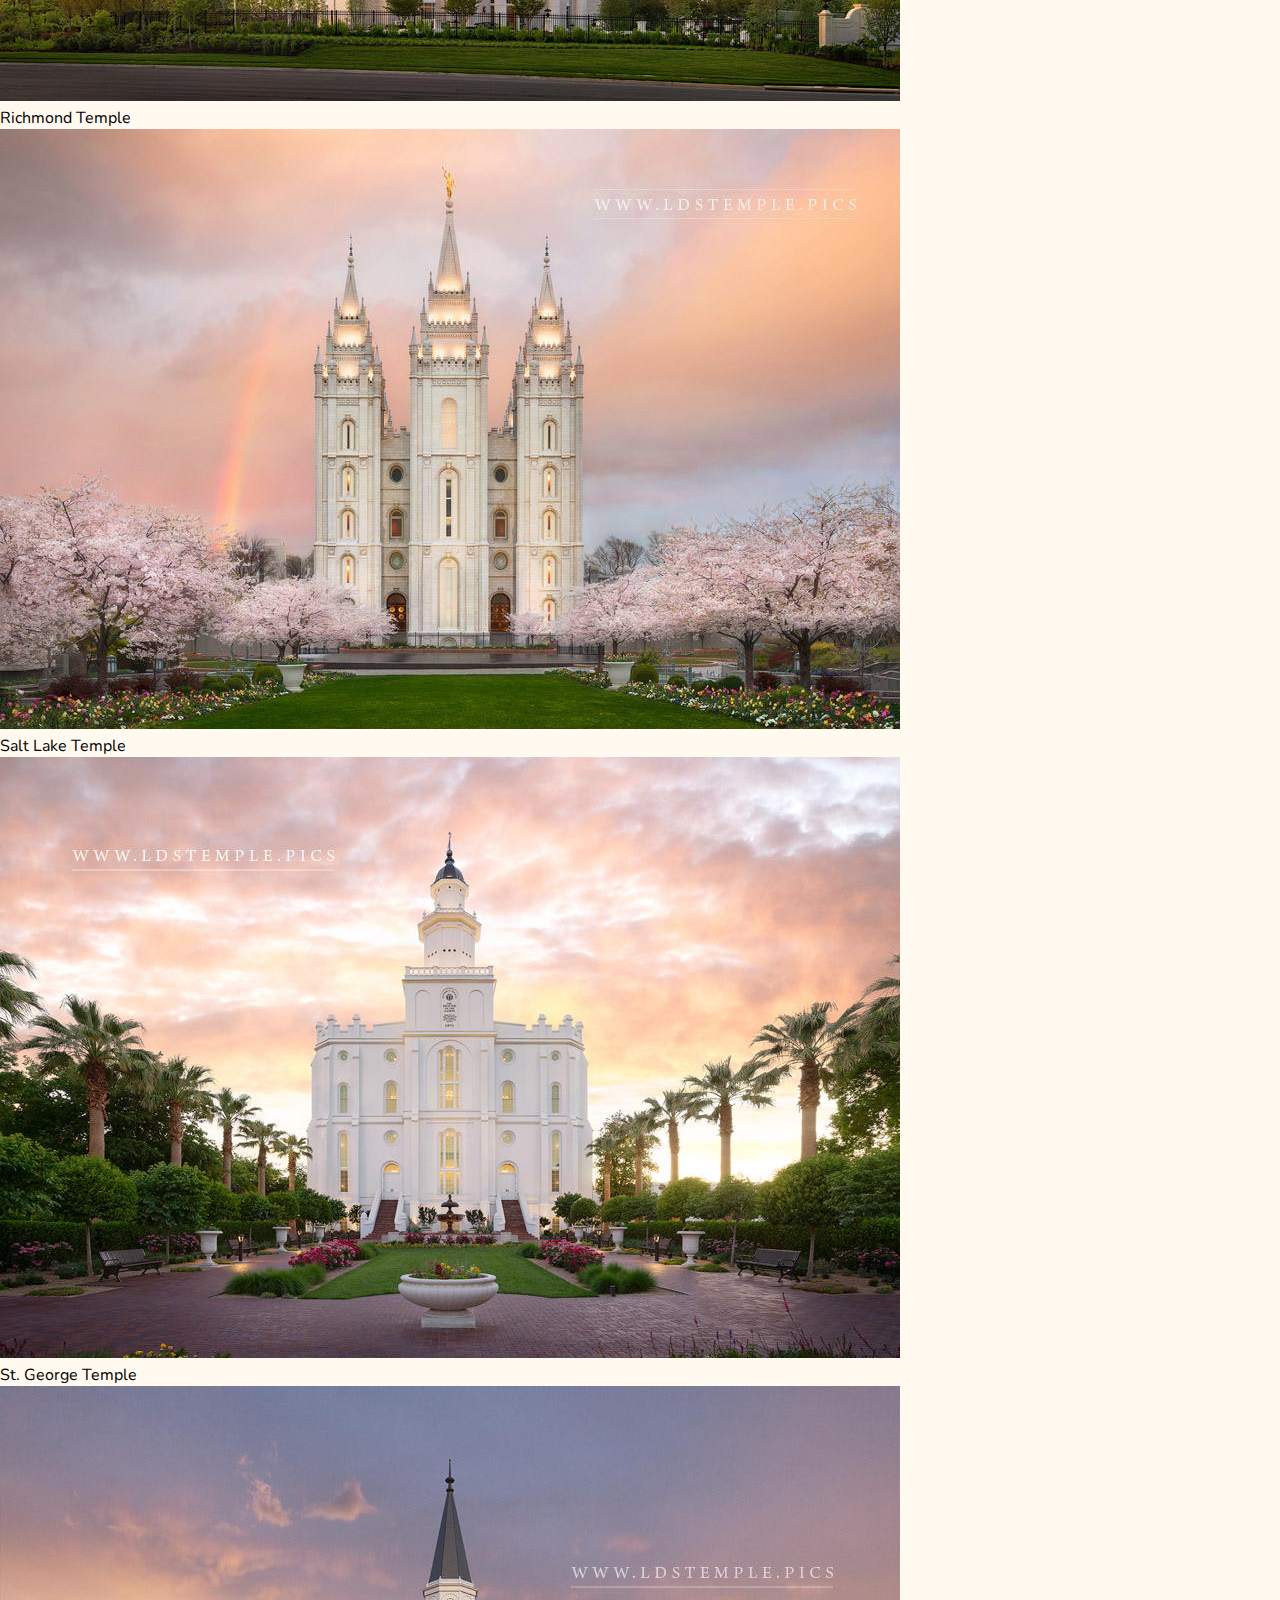
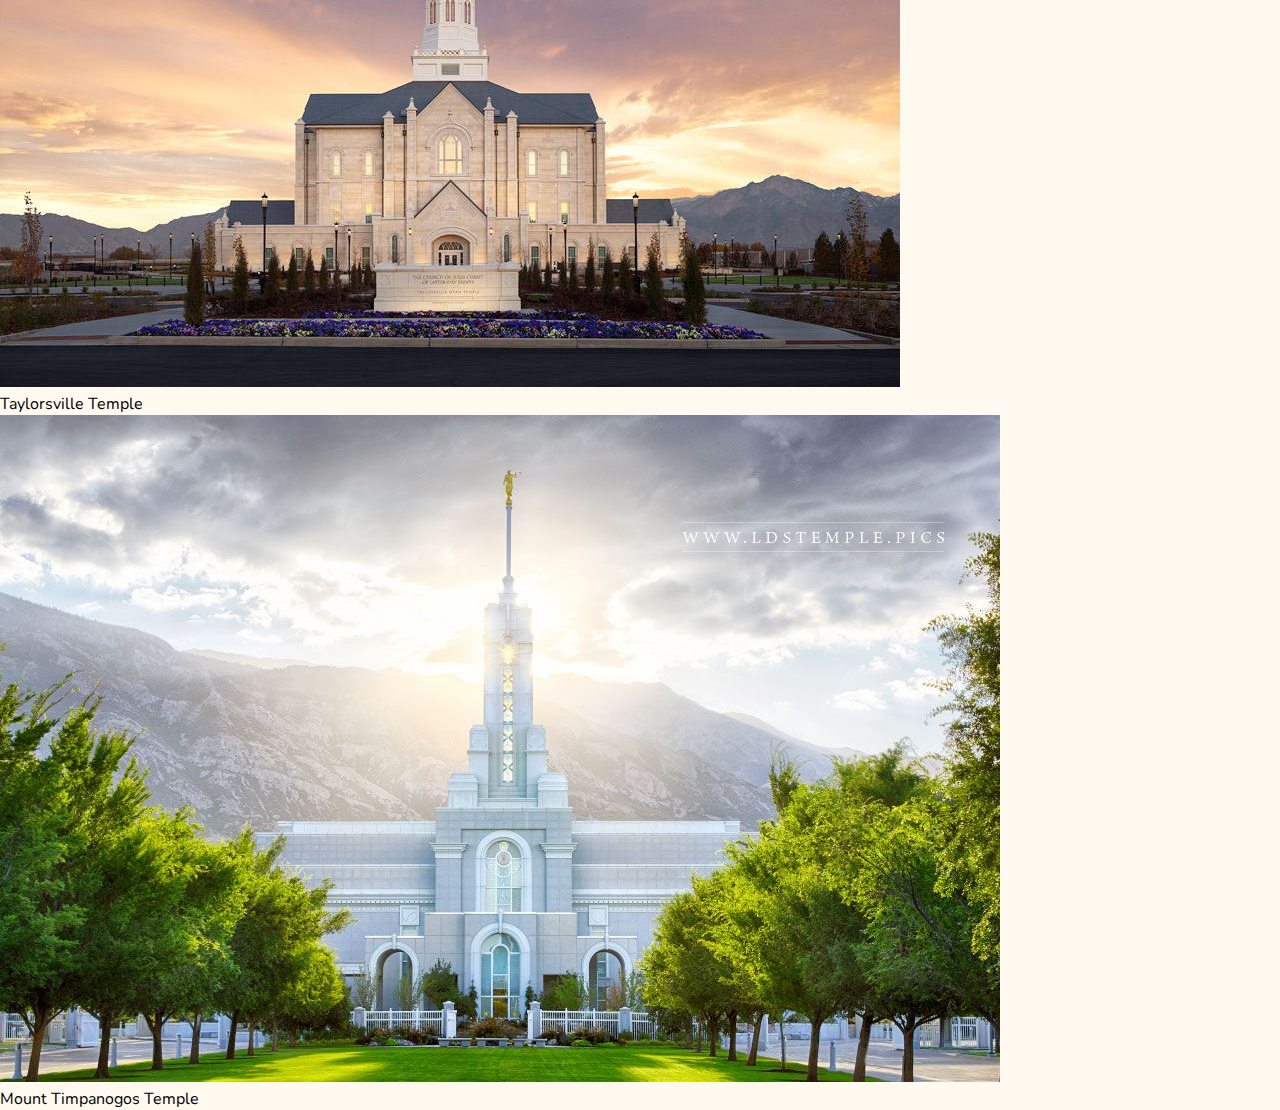
<file: temples.html>
<!DOCTYPE html>
<html lang="en">

<head>
    <meta charset="UTF-8">
    <meta name="viewport" content="width=device-width, initial-scale=1.0">
    <meta name="author" content="Chin Xu Yi">
    <meta name="description" content="Create temple albums for week 2 assignment. This assignment applies the concepts presented in the learning activities to a picture album page that is responsive in small and larger views. This page will utilize a 'hamburger' menu and respond to user requests.">
    <link rel="stylesheet" href="styles/temples.css">
    <link rel="stylesheet" href="styles/temples-large.css">
    <script src="scripts/temples.js" defer></script>
    <link rel="preconnect" href="https://fonts.googleapis.com">
    <link rel="preconnect" href="https://fonts.gstatic.com" crossorigin>
    <link
        href="https://fonts.googleapis.com/css2?family=Happy+Monkey&family=Nunito:ital,wght@0,200..1000;1,200..1000&family=Orbitron:wght@400..900&display=swap"
        rel="stylesheet">
    <title>Temple Gallery</title>
</head>

<body>
    <header>
        <h2>Temple Album</h2>
        <a id="menu" href="#"></a>
        <nav>
            <ul class="navigation">
                <li><a href="#" title="Home" class="active">Home</a></li>
                <li><a href="#" title="About Us">Old</a></li>
                <li><a href="#" title="Service">New</a></li>
                <li><a href="#" title="History">Large</a></li>
                <li><a href="#" title="Contact">Small</a></li>
            </ul>
        </nav>

    </header>

    <main>
        <h1>Home</h1>

        <div class="gallery">
            <figure>
                <img src="images/layton_templet.jpg" alt="Salt Lake Temple">
                <figcaption>Layton Temple</figcaption>
            </figure>

            <figure>
                <img src="images/manti_temple.jpg" alt="Salt Lake Temple">
                <figcaption>Manti Temple</figcaption>
            </figure>

            <figure>
                <img src="images/orem_temple.jpg" alt="Salt Lake Temple">
                <figcaption>Orem Temple</figcaption>
            </figure>

            <figure>
                <img src="images/red_cliffs_temple.jpg" alt="Salt Lake Temple">
                <figcaption>Red Cliffs Temple</figcaption>
            </figure>

            <figure>
                <img src="images/richmond_temple.jpg" alt="Salt Lake Temple">
                <figcaption>Richmond Temple</figcaption>
            </figure>

            <figure>
                <img src="images/salt_lake_temple.jpg" alt="Salt Lake Temple">
                <figcaption>Salt Lake Temple</figcaption>
            </figure>

            <figure>
                <img src="images/st_george_temple.jpg" alt="Salt Lake Temple">
                <figcaption>St. George Temple</figcaption>
            </figure>

            <figure>
                <img src="images/taylorsville_temple.jpg" alt="Salt Lake Temple">
                <figcaption>Taylorsville Temple</figcaption>
            </figure>

            <figure>
                <img src="images/timpanogos_temple.jpg" alt="Salt Lake Temple">
                <figcaption>Mount Timpanogos Temple</figcaption>
            </figure>
        </div>

    </main>

    <footer>
        <p>&copy;<span id="currentyear"></span>✨ Chin Xu Yi ✨ Malaysia ✨</p>
        <p id="lastModified"></p>
    </footer>
</body>

</html>
</file>
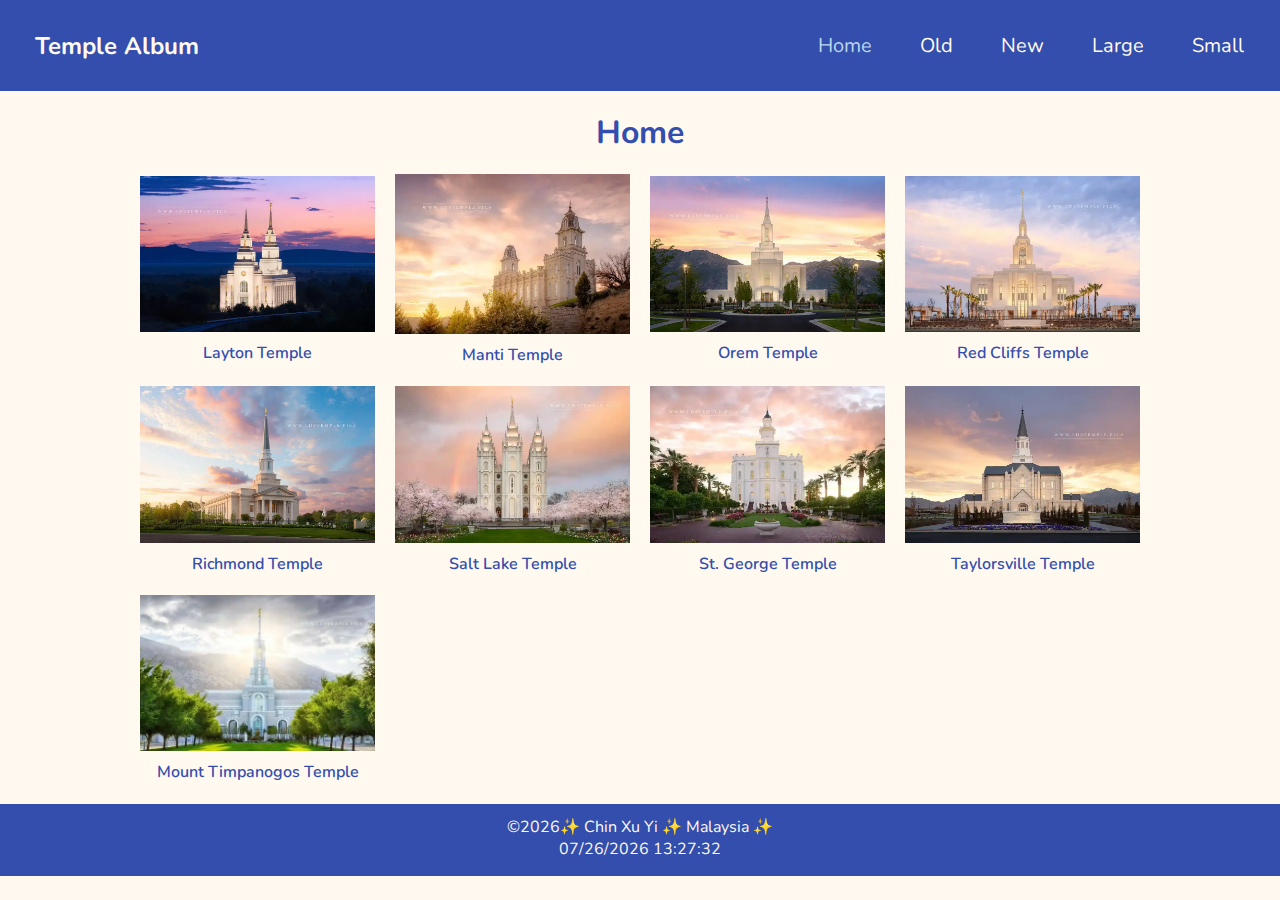
<file: W02 Assignment Picture Album/temples.html>
<!DOCTYPE html>
<html lang="en">

<head>
    <meta charset="UTF-8">
    <meta name="viewport" content="width=device-width, initial-scale=1.0">
    <meta name="author" content="Chin Xu Yi">
    <meta name="description"
        content="Create temple albums for week 2 assignment. This assignment applies the responsive in small and larger views and 'hamburger' menu.">
    <link rel="stylesheet" href="styles/temples.css">
    <link rel="stylesheet" href="styles/temples-large.css">
    <script src="scripts/temples.js" defer></script>
    <link rel="preconnect" href="https://fonts.googleapis.com">
    <link rel="preconnect" href="https://fonts.gstatic.com" crossorigin>
    <link
        href="https://fonts.googleapis.com/css2?family=Happy+Monkey&family=Nunito:ital,wght@0,200..1000;1,200..1000&family=Orbitron:wght@400..900&display=swap"
        rel="stylesheet">
    <title>Temple Gallery</title>
</head>

<body>
    <header>
        <h2>Temple Album</h2>
        <a id="menu" href="#"></a>
        <nav>
            <ul class="navigation">
                <li><a href="#" title="Home" class="active">Home</a></li>
                <li><a href="#" title="About Us">Old</a></li>
                <li><a href="#" title="Service">New</a></li>
                <li><a href="#" title="History">Large</a></li>
                <li><a href="#" title="Contact">Small</a></li>
            </ul>
        </nav>

    </header>

    <main>
        <h1>Home</h1>

        <div class="gallery">
            <figure>
                <img src="images/layton_templet.webp" alt="Layton Temple">
                <figcaption>Layton Temple</figcaption>
            </figure>

            <figure>
                <img src="images/manti_temple.webp" alt="Manti Temple">
                <figcaption>Manti Temple</figcaption>
            </figure>

            <figure>
                <img src="images/orem_temple.webp" alt="Orem Temple">
                <figcaption>Orem Temple</figcaption>
            </figure>

            <figure>
                <img src="images/red_cliffs_temple.webp" alt="Red Cliffs Temple">
                <figcaption>Red Cliffs Temple</figcaption>
            </figure>

            <figure>
                <img src="images/richmond_temple.webp" alt="Richmond Temple">
                <figcaption>Richmond Temple</figcaption>
            </figure>

            <figure>
                <img src="images/salt_lake_temple.webp" alt="Salt Lake Temple">
                <figcaption>Salt Lake Temple</figcaption>
            </figure>

            <figure>
                <img src="images/st_george_temple.webp" alt="St. George Temple">
                <figcaption>St. George Temple</figcaption>
            </figure>

            <figure>
                <img src="images/taylorsville_temple.webp" alt="Taylorsville Temple">
                <figcaption>Taylorsville Temple</figcaption>
            </figure>

            <figure>
                <img src="images/timpanogos_temple.webp" alt="Mount Timpanogos Temple">
                <figcaption>Mount Timpanogos Temple</figcaption>
            </figure>
        </div>

    </main>

    <footer>
        <p>&copy;<span id="currentyear"></span>✨ Chin Xu Yi ✨ Malaysia ✨</p>
        <p id="lastModified"></p>
    </footer>
</body>

</html>
</file>
<file: W01 Assignment Home Page/styles/base.css>
body {
    background-color: #FFF8F2;
    margin: 0;
    padding: 0;
    font-family: "Fredoka", sans-serif;

}

header {
    background-color: #FFF8F2;
    height: 100px;
    margin-bottom: 20px;
}

header span {
    display: block;
    text-align: center;
    color: #6B5444;
    font-weight: 500;
    font-size: 32px;
    padding: 25px;
}

nav {

    margin: 5px 20px;
    background-color: #6B5444;
    border-radius: 50px;
    height: 55px;
    font-weight: 500;
    font-size: 25px;
    padding: 5px;
    display: flex;
    justify-content: space-evenly;
    align-items: center;
}

nav a {
    color: #FFF8F2;
    text-decoration: none;
}

nav a:hover {
    color: rgb(185, 167, 167);
}

main {

    max-width: 1400px;
    margin: 0 auto;
    padding: 50px;
}

main h1 {
    padding-top: 0px;
    font-size: 45px;
    border-radius: 50px;
    display: block;
    text-align: center;
    color: #6B5444;
    font-weight: 500;
    margin: 9px;
}

.card h2 {
    font-size: 25px;
    font-weight: 500;
}

.card-header {
    background-color: #6B5444;
    color: #FFF8F2;
    padding: 15px;
    border-radius: 45px 45px 0 0;
    text-align: center;
    margin: -30px -30px 20px -30px;

}

.card {

    border: 3px solid #6B5444;
    border-radius: 50px;
    padding: 30px 30px 30px 30px;
    background-color: #FFF8F2;
    width: auto;
    font-size: 22px;
    color: #6B5444;
    margin-bottom: 0;
}

.profile_img {

    height: 200px;
}

.intro {
    display: flex;
    gap: 20px;
    align-items: flex-start;
}


.intro img {
    max-width: 200px;
    height: auto;
    border-radius: 10px;

}

.country {
    display: flex;
    align-items: flex-start;
    margin-bottom: 0;
}

.flag {

    width: 30%;
    display: flex;
    text-align: center;
    flex-direction: column;
}

.flag h2 {
    display: flex;
    justify-content: flex-start;
}

.country-description {
    width: 70%;
    padding-top: 52px;
    padding-left: 50px;

}

.mas_flag {
    width: 270px;
    height: auto;
}

blockquote {

    margin: 0;
    display: flex;
    text-align: center;
    font-size: medium;
    border: none;
    justify-content: flex-start;

}

.container {
    display: grid;
    grid-template-columns: 2fr 1fr;
    gap: 20px;

}

footer {
    height: 72px;
    background-color: #6B5444;
    padding-top: 1px;
    margin-bottom: 0px;
    padding-bottom: 15px;
}

footer p {
    padding-top: 0px;
    display: block;
    text-align: center;
    color: #FFF8F2;
    margin-bottom: 0px;
    padding-bottom: 0px;
}

ul a {
    color: #6B5444;
    text-decoration: none;
}

ul a:hover {
    color: rgb(185, 167, 167);
}

@media (max-width: 900px) {

    .container {
        grid-template-columns: 1fr;
    }

    .country {
        flex-direction: column;
    }

    .flag,
    .country-description {
        width: 100%;
        padding-left: 0;
    }
}
</file>
<file: week01/styles/base.css>
body{
    background-color: #FFF8F2;
    margin:0;
    padding:0;
    font-family: "Fredoka", sans-serif;
   
}

header{
    background-color: #FFF8F2;
    height: 100px;
    margin-bottom: 20px;
}

header span{
    display: block;
    text-align: center;
    color: #6B5444;
    font-weight: 500;
    font-size: 32px;
    padding: 25px;
}

nav{
    
    margin: 5px 20px;
    background-color: #FFF8F2;
    border:3px solid #6B5444;
    border-radius: 50px;
    height: 55px;
    font-weight: 500;
    font-size: 25px;
    padding: 5px;
    display: flex;
    justify-content: space-evenly;
    align-items: center;
}

nav a{
    color:#6B5444;
    text-decoration: none;
}

nav a:hover{
   color:rgb(185, 167, 167);
}

main{
    
    max-width: 1400px;
    margin:0 auto;
    padding:50px;
}

main h1{
    padding-top: 0px;
    font-size: 45px;
    border-radius: 50px;
    display: block;
    text-align: center;
    color: #6B5444;
    font-weight: 500;
    margin: 9px;
}

.card h2{
    font-size: 25px;
    font-weight: 550;
}
.card{
    
    border:3px solid #6B5444;
    border-radius: 50px;
    padding: 30px 30px 30px 30px;
    background-color: #FFF8F2;
    width:auto;
    font-size: 22px;
    color: #6B5444;
    margin-bottom:0;
}

.profile_img{
    width:auto;
    height:200px;
}

.intro{
    display:flex;
    gap: 20px;
    align-items: flex-start;
}


.intro img {
    max-width: 200px;
    height: auto;
    border-radius: 10px;
    
}

.country{
    display:flex;
    align-items: flex-start;
    margin-bottom:0;
}

.flag{
    
    width:30%;
    display: flex;
    text-align: center;
    flex-direction: column;
}

.flag h2{
    display: flex;
    justify-content: flex-start;
}

.country-description{
    width:70%;
    padding-top: 52px;
    padding-left:50px;
    
}

.mas_flag{
    width:270px;
    height:auto;
}

blockquote{
  
margin:0;     
display: flex;  
  text-align: center;
  font-size: medium;
  border: none; 
  justify-content: flex-start;
  
}

.container{
    display:grid;
    grid-template-columns:2fr 1fr;
    gap: 20px;
    
}

footer{
    height:72px;
    background-color: #6B5444;
    padding-top:1px;
    margin-bottom:0px;
    padding-bottom:15px;
}

footer p{
    padding-top:0px;
    display:block;
    text-align: center;
    color:#FFF8F2;
    margin-bottom:0px;
    padding-bottom:0px;
}

ul a{
    color:#6B5444;
    text-decoration: none;
}

ul a:hover{
    color:rgb(185, 167, 167);
}

@media (max-width: 900px) {
    
    .container {
        grid-template-columns: 1fr;
    }

    .country {
        flex-direction: column;
    }

    .flag,
    .country-description {
        width: 100%;
        padding-left: 0;
    }
}
</file>
<file: styles/style.css>
:root {
  --color-primary: #005461;
  --color-secondary: #018790;
  --color-accent: #00B7B5;
  --color-background: #F4F4F4;

  --color-text-main: #1a1a1a;
  --color-text-light: #ffffff;
  --color-text-grey: #333;

  --color-accent-light: #96cecd;
}

* {
  margin: 0;
  padding: 0;
  box-sizing: border-box;
}

body {
  font-family: "Rubik", sans-serif;
  background-color: var(--color-background);
  line-height: 1.6;
}

.container {
  max-width: 900px;
  margin: 0 auto;
  padding: 25px;
}


.navbar {
  display: flex;
  align-items: center;
  justify-content: space-between;
  background-color: var(--color-primary);
  padding: 1rem 2rem;
  box-shadow: 0 2px 10px rgba(0, 0, 0, 0.1);
  position: relative;
}

.logo {
  color: var(--color-text-light);
  font-size: 1.8rem;
  font-weight: bold;
  text-decoration: none;
  letter-spacing: 1px;
  z-index: 1001;
}


nav {
  display: flex;
  gap: 2rem;
}

nav a {
  color: var(--color-text-light);
  text-decoration: none;
  font-weight: 500;
  transition: all 0.3s ease;
  padding: 0.5rem 1rem;
  border-radius: 5px;
  position: relative;
}

nav a:hover {
  color: var(--color-accent-light);
  background-color: rgba(255, 255, 255, 0.1);
}

.hamburger {
  display: none;
  flex-direction: column;
  gap: 5px;
  background: transparent;
  border: none;
  cursor: pointer;
  padding: 8px;
  z-index: 1001;
  transition: all 0.3s ease;
}

.hamburger-line {
  width: 28px;
  height: 3px;
  background-color: var(--color-text-light);
  border-radius: 3px;
  transition: all 0.3s ease;
}

.hamburger.active .hamburger-line:nth-child(1) {
  transform: rotate(45deg) translate(7px, 7px);
}

.hamburger.active .hamburger-line:nth-child(2) {
  opacity: 0;
}

.hamburger.active .hamburger-line:nth-child(3) {
  transform: rotate(-45deg) translate(7px, -7px);
}

.hero {
  min-height: 600px;
  display: flex;
  flex-direction: column;
  justify-content: center;
  align-items: center;
  text-align: center;
  padding: 4rem 2rem;
  background-image: url("../images/taekwondo-hero.jpg");
  background-size: cover;
  background-position: center;
}

.lazy-bg {
  background-color: var(--color-primary);  /* Shows while loading */
  background-size: cover;
  background-position: center;
  transition: background-image 0.3s ease-in-out;  /* Smooth fade-in */
}
.hero h1 {
  font-size: clamp(2rem, 5vw, 3.5rem);
  margin-bottom: 1rem;
  color: var(--color-text-light);
  font-weight: 700;
  animation: fadeInDown 0.8s ease-out;
}

.hero p {
  font-size: clamp(1.1rem, 2.5vw, 1.5rem);
  margin-bottom: 3rem;
  color: var(--color-text-light);
  max-width: 600px;
  animation: fadeInUp 0.8s ease-out 0.2s both;
}

.hero-btn {
  background-color: var(--color-secondary);
  color: var(--color-text-light);
  border: none;
  padding: 0.75rem 1.5rem;
  font-size: 1.1rem;
  border-radius: 5px;
  cursor: pointer;
  transition: background-color 0.3s ease;
  animation: fadeInUp 0.8s ease-out 0.4s both;
  text-decoration: none;
}

.hero-btn:hover {
  background-color: var(--color-accent);
  color: var(--color-text-light);
}


@keyframes fadeInDown {
  from {
    opacity: 0;
    transform: translateY(-20px);
  }
  to {
    opacity: 1;
    transform: translateY(0);
  }
}

@keyframes fadeInUp {
  from {
    opacity: 0;
    transform: translateY(20px);
  }
  to {
    opacity: 1;
    transform: translateY(0);
  }
}



.about {
  padding: 4rem 2rem;
  background-color: var(--color-primary);
  text-align: center;
  color: var(--color-text-light);
  font-size: large;
}


.benefit-header {
  text-align: center;
  padding-top: 70px;
  margin-bottom: 20px;
}

.benefit-header h2 {
  color: #0d5f6f;
  font-size: 2.5rem;
  font-weight: 700;
}

.benefits-container {
  display: grid;
  grid-template-columns: repeat(3, 1fr);
  gap: 20px;
  justify-items: center;
  padding: 25px;
}

.benefits-card {
  background: white;
  border-radius: 12px;
  padding: 35px 30px;
  box-shadow: 0 4px 6px rgba(0, 0, 0, 0.07);
}

.benefits-card h2 {
  color: #0d5f6f;
  font-size: 1.35rem;
  margin-bottom: 18px;
  font-weight: 700;
}

.benefits-card p {
  color: #4a5568;
  line-height: 1.7;
  font-size: 1rem;
}


.contact-section {
  padding: 4rem 2rem;
  background-color: #f8f9fa;
}

.contact-container {
  max-width: 600px;
}

.contact-section h2 {
  text-align: center;
  color: var(--color-primary);
  margin-bottom: 2rem;
}

.contact-form {
  background: white;
  padding: 2rem;
  border-radius: 8px;
  box-shadow: 0 2px 8px rgba(0, 0, 0, 0.1);
}

.form-group {
  margin-bottom: 1.5rem;
}

.form-group label {
  display: block;
  margin-bottom: 0.5rem;
  font-weight: 600;
  color: var(--color-text-grey);
}

.form-group input,
.form-group select,
.form-group textarea {
  width: 100%;
  padding: 0.75rem;
  border: 2px solid #ddd;
  border-radius: 5px;
  font-size: 1rem;
  font-family: "Rubik", sans-serif;
  transition: border-color 0.3s;
}

.form-group input:focus,
.form-group select:focus,
.form-group textarea:focus {
  outline: none;
  border-color: var(--color-primary);
}

.form-group textarea {
  resize: vertical;
}

.submit-btn {
  width: 100%;
  padding: 1rem;
  background-color: var(--color-primary);
  color: white;
  border: none;
  border-radius: 5px;
  font-size: 1.1rem;
  font-weight: 600;
  cursor: pointer;
  transition: background-color 0.3s;
}

.submit-btn:hover {
  background-color: var(--color-secondary);
}


.taekwondo-forms-title {
  color: var(--color-primary);
  text-align: center;
  padding: 50px;
  font-size: 50px;
}

.filter-section {
  display: grid;
  grid-template-columns: 300px 1fr;
  grid-auto-rows: auto;
  gap: 20px;
  border-bottom: 3px solid #e9ecef;
}

.filter-section .filter-group:nth-child(3) {
  grid-row: 1 / span 2;
}

.filter-group {
  background: var(--color-text-light);
  padding: 20px;
  border-radius: 12px;
  box-shadow: 0 2px 10px rgba(0, 0, 0, 0.1);
}

.filter-group h3 {
  margin-bottom: 15px;
  color: var(--color-primary);
  font-size: 1.2em;
}

.search-input {
  width: 100%;
  padding: 15px 45px 15px 15px;
  border: 2px solid #ddd;
  border-radius: 10px;
  font-size: 1em;
  transition: all 0.3s;
  background: var(--color-text-light);
}

.search-input:focus {
  outline: none;
  border-color: var(--color-primary);
  box-shadow: 0 0 0 3px rgba(42, 82, 152, 0.1);
}

.belt-buttons {
  display: grid;
  grid-template-columns: repeat(auto-fit, minmax(120px, 1fr));
  gap: 10px;
}

.belt-btn {
  padding: 12px;
  border: 2px solid #ddd;
  border-radius: 8px;
  background: white;
  cursor: pointer;
  font-weight: 600;
  transition: all 0.3s;
  text-align: center;
}

.belt-btn:hover {
  transform: translateY(-2px);
  box-shadow: 0 4px 12px rgba(0, 0, 0, 0.15);
}

.belt-btn.active {
  border-color: var(--color-primary);
  background: var(--color-primary);
  color: var(--color-text-light);
}

.federation-buttons {
  display: flex;
  gap: 15px;
}

.fed-btn {
  flex: 1;
  padding: 10px;
  border: 3px solid #ddd;
  border-radius: 10px;
  background: var(--color-text-light);
  cursor: pointer;
  font-weight: 700;
  font-size: 15px;
  transition: all 0.3s;
  color: var(--color-primary);
}

.fed-btn.active {
  border-color: var(--color-primary);
  background: var(--color-primary);
  color: var(--color-background);
}

.forms-grid {
  display: grid;
  grid-template-columns: repeat(auto-fill, minmax(320px, 1fr));
  gap: 20px;
  padding: 30px;
}

.form-card {
  background: white;
  border-radius: 12px;
  padding: 24px;
  box-shadow: 0 2px 8px rgba(0, 0, 0, 0.1);
  transition: transform 0.2s, box-shadow 0.2s;
}

.card-top {
  display: flex;
  justify-content: space-between;
  align-items: flex-start;
  margin-bottom: 12px;
  gap: 12px;
}

.card-top h3 {
  color: var(--color-primary);
  font-size: 1.5em;
  margin: 0;
  flex: 1;
}

.fed-badge {
  background: var(--color-primary);
  color: var(--color-text-light);
  padding: 4px 10px;
  border-radius: 12px;
  font-size: 0.75em;
  font-weight: 600;
  white-space: nowrap;
}

.korean {
  color: var(--color-text-grey);
  font-size: 15px;
}

.meaning {
  color: var(--color-text-grey);
  font-size: 15px;
  margin: 12px 0;
  line-height: 1.5;
}

.card-stats {
  display: flex;
  gap: 20px;
  padding: 12px 0;
  border-top: 1px solid #e0e0e0;
  border-bottom: 1px solid #e0e0e0;
  margin: 16px 0;
  font-size: 0.9em;
  color: #666;
}

.card-stats strong {
  color: var(--color-primary);
}

.view-btn {
  width: 100%;
  padding: 12px;
  background: var(--color-primary);
  color: white;
  border: none;
  border-radius: 8px;
  font-size: 0.95em;
  font-weight: 600;
  cursor: pointer;
}

.view-btn:hover {
  background: var(--color-secondary);
}

.card-details {
  margin-top: 20px;
  padding-top: 20px;
  border-top: 2px solid #f0f0f0;
}

.detail-content {
  color: #333;
  line-height: 1.6;
}

.history {
  margin-bottom: 16px;
}

.info-line {
  margin: 8px 0;
  font-size: 0.9em;
}

.info-line strong {
  color: var(--color-primary);
}

.youtube-btn {
  display: inline-flex;
  align-items: center;
  gap: 8px;
  padding: 10px 20px;
  background: var(--color-primary);
  color: white;
  text-decoration: none;
  border-radius: 6px;
  font-weight: 600;
  width: 100%;
  justify-content: center;
}

.youtube-btn:hover {
  background: #cc0000;
}


.history-hero-section {
  color: var(--color-primary);
  padding-top: 70px;
  text-align: center;
}

.history-section {
  padding: 2rem;
  margin: 10px 30px;
  border-radius: 20px;
}

.history-section .history-header-title {
  color: var(--color-background);
  background-color: var(--color-primary);
  border-radius: 20px;
  text-align: center;
  font-size: 33px;
}

.timeline-container {
  padding: 10px;
}

.timeline-content {
  padding: 30px 35px;
  border: var(--color-primary) 2px solid;
  border-radius: 20px;
  margin: 20px 0px;
}

.history-section h2 {
  color: var(--color-primary);
  padding-bottom: 20px;
  padding-top: 20px;
}

.history-section p {
  color: var(--color-text-grey);
}

.timeline-date {
  color: var(--color-text-light);
  background: var(--color-primary);
  border-radius: 50px;
  padding: 5px 20px;
}



footer {
  background-color: var(--color-primary);
  color: white;
  text-align: center;
  padding: 2rem;
}

@media (max-width: 1024px) {
  .navbar {
    flex-wrap: wrap;
  }


  .hamburger {
    display: flex;
    order: 2;
  }

  
  .logo {
    order: 1;
  }

  
  nav {
    order: 3;
    width: 100%;
    max-height: 0;
    overflow: hidden;
    flex-direction: column;
    gap: 0;
    background-color: var(--color-primary);
    transition: max-height 0.3s ease, padding 0.3s ease;
    border-top: 1px solid rgba(255, 255, 255, 0.1);
  }

  nav.active {
    max-height: 500px;
    padding: 1rem 0;
  }

  nav a {
    width: 100%;
    padding: 1rem 2rem;
    border-radius: 0;
    border-bottom: 1px solid rgba(255, 255, 255, 0.1);
    text-align: left;
    transition: all 0.2s ease;
  }

  nav a:last-child {
    border-bottom: none;
  }

  nav a:hover {
    background-color: var(--color-secondary);
    color: var(--color-text-light);
    padding-left: 2.5rem;
  }

  .benefits-container {
    grid-template-columns: repeat(2, 1fr);
  }

  .filter-section {
    grid-template-columns: 1fr;
    gap: 15px;
  }

  .filter-section .filter-group:nth-child(3) {
    grid-row: auto;
  }

  .forms-grid {
    grid-template-columns: repeat(auto-fill, minmax(280px, 1fr));
    padding: 20px;
  }

  .taekwondo-forms-title {
    font-size: 40px;
    padding: 30px 20px;
  }
}

@media (max-width: 768px) {
  .navbar {
    padding: 1rem 1.5rem;
  }

  .logo {
    font-size: 1.5rem;
  }

  .hamburger-line {
    width: 25px;
  }

  .hero {
    min-height: 400px;
    padding: 3rem 1.5rem;
  }

  .about {
    padding: 3rem 1.5rem;
  }

  .benefit-header {
    padding-top: 40px;
  }

  .benefit-header h2 {
    font-size: 2rem;
  }

  .benefits-container {
    grid-template-columns: 1fr;
    padding: 15px;
  }

  .benefits-card {
    padding: 25px 20px;
  }

  .contact-section {
    padding: 3rem 1rem;
  }

  .contact-form {
    padding: 1.5rem;
  }

  .taekwondo-forms-title {
    font-size: 32px;
    padding: 20px 15px;
  }

  .filter-group {
    padding: 15px;
  }

  .belt-buttons {
    grid-template-columns: repeat(auto-fit, minmax(100px, 1fr));
    gap: 8px;
  }

  .belt-btn {
    padding: 10px 8px;
    font-size: 0.9em;
  }

  .federation-buttons {
    gap: 10px;
  }

  .fed-btn {
    padding: 8px;
    font-size: 14px;
  }

  .forms-grid {
    grid-template-columns: 1fr;
    gap: 15px;
    padding: 15px;
  }

  .form-card {
    padding: 20px;
  }

  .card-top h3 {
    font-size: 1.3em;
  }

  .card-stats {
    flex-direction: column;
    gap: 8px;
  }

  .history-hero-section {
    padding: 3rem 1.5rem;
  }

  .history-container {
    padding: 0 0.5rem;
  }

  .history-section {
    padding: 1.5rem;
    margin: 1.5rem auto;
    border-radius: 15px;
  }

  .history-section .history-header-title {
    padding: 0.75rem 1.5rem;
    border-radius: 15px;
    margin-bottom: 1.5rem;
  }

  .timeline-container {
    padding: 0.5rem;
  }

  .timeline-content {
    padding: 1.5rem;
    margin: 1.25rem 0;
    border-radius: 15px;
  }

  .timeline-content h2 {
    padding-bottom: 0.75rem;
    padding-top: 0.75rem;
  }

  .timeline-date {
    padding: 0.4rem 1.2rem;
    font-size: 0.85rem;
  }
}

@media (max-width: 480px) {
  .navbar {
    padding: 0.875rem 1rem;
  }

  .logo {
    font-size: 1.3rem;
  }

  .hamburger {
    padding: 6px;
  }

  .hamburger-line {
    width: 22px;
    height: 2.5px;
  }

  nav a {
    padding: 0.875rem 1.5rem;
    font-size: 0.95rem;
  }

  nav a:hover {
    padding-left: 2rem;
  }

  .hero {
    min-height: 350px;
    padding: 2rem 1rem;
  }

  .hero-btn {
    padding: 0.6rem 1.2rem;
    font-size: 1rem;
  }

  .benefit-header h2 {
    font-size: 1.75rem;
  }

  .benefits-card h2 {
    font-size: 1.2rem;
  }

  .benefits-card p {
    font-size: 0.95rem;
  }

  .contact-form {
    padding: 1.25rem;
  }

  .form-group input,
  .form-group select,
  .form-group textarea {
    font-size: 0.95rem;
  }

  .submit-btn {
    font-size: 1rem;
  }

  .taekwondo-forms-title {
    font-size: 28px;
    padding: 15px 10px;
  }

  .search-input {
    padding: 12px 40px 12px 12px;
    font-size: 0.95em;
  }

  .belt-buttons {
    grid-template-columns: repeat(2, 1fr);
  }

  .federation-buttons {
    flex-direction: column;
  }

  .form-card {
    padding: 16px;
  }

  .card-top {
    flex-direction: column;
    align-items: flex-start;
  }

  .fed-badge {
    align-self: flex-start;
  }

  .history-hero-section {
    padding: 2rem 1rem;
  }

  .history-hero-section h1 {
    font-size: 1.5rem;
  }

  .history-container {
    padding: 0;
  }

  .history-section {
    padding: 1rem;
    margin: 1rem 0.5rem;
    border-radius: 12px;
  }

  .history-section .history-header-title {
    font-size: 1.5rem;
    padding: 0.6rem 1rem;
    border-radius: 12px;
    margin-bottom: 1rem;
  }

  .timeline-container {
    padding: 0;
  }

  .timeline-content {
    padding: 1.25rem;
    margin: 1rem 0;
    border-radius: 12px;
    border-width: 2px;
  }

  .timeline-content h2 {
    font-size: 1.15rem;
    padding-bottom: 0.5rem;
    padding-top: 0.5rem;
  }

  .timeline-content p {
    font-size: 0.95rem;
    line-height: 1.6;
  }

  .timeline-date {
    padding: 0.35rem 1rem;
    font-size: 0.8rem;
    margin-bottom: 0.75rem;
  }
}


@media (max-width: 320px) {
  .history-hero-section {
    padding: 1.5rem 0.75rem;
  }

  .history-section {
    margin: 0.75rem 0.25rem;
    padding: 0.75rem;
  }

  .timeline-content {
    padding: 1rem;
  }

  .timeline-date {
    font-size: 0.75rem;
    padding: 0.3rem 0.8rem;
  }
}
</file>
<file: styles/styles.css>
body {
        font-family: google-sans, Arial, sans-serif;
        background-color: #FFC0CB;
        margin: 0;
        padding: 0;
        font-size: 18px;
        font-weight: 400;
        color: #4B0082;
        line-height: 1.6;
    }

    a {
        color: #2F004F;
        text-decoration: none;
    }

    a:hover, a:focus {
        text-decoration: underline;
        outline: 3px solid #1F77B4;
    }

    header {
        background-color: #FF69B4;
        color: white;
        padding: 15px 10px;
        text-align: center;
        font-weight: 500;
        border-bottom: 2px solid rgba(255, 255, 255, 0.3);
        box-shadow: 0 2px 8px rgba(0,0,0,0.1);
    }

    main {
        max-width: 800px;
        margin: 20px auto;
        padding: 20px;
        background-color: #1F77B4;
        border-radius: 8px;
        box-shadow: 0 0 10px rgba(0, 0, 0, 0.1);
        color: #FFFFFF;
    }

    fieldset {
        margin-bottom: 20px;
        padding: 20px;
        border-radius: 8px;
        background-color: #FFFFFF;
        border:none;
    }

    legend {
        font-weight: 700;
        margin-bottom: 10px;
        color: #004D4D;
    }

    label {
        display: flex;
        align-items: center;
        flex-direction: row;
        margin-bottom: 10px;
        font-weight: 600;
        cursor: pointer;
        color: #004D4D;
    }

    select, textarea, input[type="text"], input[type="date"] {
        width: 100%;
        padding: 10px;
        margin-top: 5px;
        border-radius: 4px;
        font-size: 16px;
        font-weight: 500;
        color: #111111;
        border: 2px solid #1F77B4;
    }

    textarea {
        resize: vertical;
    }

    input:focus, select:focus, textarea:focus {
        outline: 3px solid #FF7F0E;
        box-shadow: 0 0 6px rgba(255,127,14,0.5);
    }

    input[type="radio"],
    input[type="checkbox"] {
        appearance: none;
        width: 20px;
        height: 20px;
        border: 2px solid #1F77B4;
        border-radius: 50%;
        outline: none;
        background-color: white;
        cursor: pointer;
        margin-right: 10px;
        flex-shrink: 0;
    }

    input[type="radio"]:checked {
        background-color: #1F77B4;
    }

    input[type="checkbox"]:checked {
        background-color: #1F77B4;
    }

    button {
        background-color: #8B008B;
        color:#FFFFFF;
        padding: 12px 24px;
        border:none;
        border-radius: 4px;
        font-size:16px;
        cursor:pointer;
        font-weight: bold;
        transition: all 0.3s ease;
    }

    button:hover,
    button:focus {
        background-color: #620d9f;
        
    }

    footer {
        font-family: google-sans, Arial, sans-serif;
        margin-top: 21px;
        padding: 15px 20px;
        background: #FF69B4;
        color: white;
        text-align: center;
        font-weight: 600;
        font-size: 16px;
        border-top: 2px solid rgba(255, 255, 255, 0.3);
        border-radius: 8px 8px 0 0;
        box-shadow: 0 -2px 8px rgba(0,0,0,0.1);
    }

    footer p {
        margin: 5px 0;
    }

    

@media (max-width: 600px) {

  main {
    margin: 10px;
    padding: 15px;
  }

  fieldset {
    padding: 15px;
  }

  label {
    font-size: 16px;
  }

  button {
    width: 100%;
    padding: 14px;
  }

}

@media (min-width: 900px) {

  main {
    max-width: 900px;
  }

}
</file>
<file: styles/temples.css>
* {
	margin: 0;
	padding: 0;
	box-sizing: border-box;
}

body {
	font-family: "Nunito", sans-serif;
	background-color: #fff9ef;
	
}

#menu {
	display: block;
	font-size: 2rem;
	font-weight: 700;
	text-decoration: none;
	cursor: pointer;
	color: #fff9ef;
	margin-left: auto;
}

#menu::before {
	content: "≡";
}

.navigation li {
	display: none;
}

.navigation a {
	display: block;
	padding: 0.75rem 1rem;
	text-align: center;
	text-decoration: none;
	color: #fff9ef;
	font-size: 20px;
}

.show li {
	display: block;
}

#menu.show::before {
	content: "X";
}


header h2 {
	color: #fff9ef;
	padding-left: 15px;
	margin: 0;
}

main h1 {
	color: #334eac;
	padding: 10px;
	text-align: center;
	margin: 10px;
}

header {
	background-color: #334eac;
	display: flex;
	flex-direction: row;
	flex-wrap: wrap;
	align-items: center;
	justify-content: space-between;
	padding: 20px;
}

header,
main {
	margin: 0 auto;
}

h1 {
	font-size: 2rem;
}


nav {
	width: 100%;
}

nav ul {
	list-style: none;
	display: flex;
	flex-direction: column;
	width: 100%;
}

nav a {
	display: block;
	color: #fff9ef;
	text-align: center;
	padding: 1rem;
	text-decoration: none;
	font-size: 22px;
}

nav a:hover {
	text-decoration: none;
	color: #bad6eb;
}

nav a.active {
	color: #bad6eb;
}


footer {
	margin-top: 21px;
	height: 72px;
	background-color: #334eac;
	padding-top: 12px;
	margin-bottom: 0px;
	padding-bottom: 15px;
}

footer p {
	padding-top: 0px;
	display: block;
	text-align: center;
	color: #FFF8F2;
	margin-bottom: 0px;
	padding-bottom: 0px;
}

#cards {
	display: grid;
	grid-template-columns: repeat(auto-fit, minmax(280px, 1fr));
	gap: 1rem;
	padding: 1rem;
  }
  
#cards section {
    display: flex;
    flex-direction: column;
    align-items: center;
    text-align: center;
    background: #ffffff;
    border-radius: 8px;
    padding: 1rem;
    box-shadow: 0 2px 6px rgba(0,0,0,0.1);
  }
  
  #cards img {
    width: 100%;
    height: 200px;
    object-fit: cover;
    border-radius: 6px;
    margin-top: 0.5rem;
  }
</file>
<file: styles/temples-large.css>
@media (min-width: 740px) {
    

    nav a.active {
        color: #bad6eb;
    }
}

@media (min-width: 1024px) {
    body{
        min-height: 100vh;
    }
    #menu {
        display: none;
    }

    header {
        display: flex;
        flex-direction: row;
        align-items: center;
        justify-content: space-between;
        padding: 20px;
    }

    nav {
        width: auto;
        flex-basis: auto;
    }


    .navigation li {
        display: inline-block;
    }

    nav ul {
        display: flex;
        flex-direction: row;
        gap: 1rem;
        width: auto;
    }

    nav a {
        flex: none;
        padding: 1rem 2rem;
    }

    nav a.active {
        color: #bad6eb;
    }

    #cards {
	display: grid;
	grid-template-columns: repeat(auto-fill, minmax(280px, 1fr));
	gap: 1rem;
	padding: 1rem;
    
  }
  
#cards section {
    display: flex;
    flex-direction: column;
    align-items: center;
    text-align: center;
    background: #ffffff;
    border-radius: 8px;
    padding: 1rem;
    box-shadow: 0 2px 6px rgba(0,0,0,0.1);
    max-width: 300px;
  }
  
  #cards img {
    width: 250px;
    height: auto;
    max-width: 100%;
    object-fit: cover;
    border-radius: 6px;
    margin-top: 0.5rem;
  }

  footer{
    position: absolute;
    width:100%;
    top: 855px;
  }
}
</file>
<file: W02 Assignment Picture Album/styles/temples.css>
* {
	margin: 0;
	padding: 0;
	box-sizing: border-box;
}

body {
	font-family: "Nunito", sans-serif;
	background-color: #fff9ef;
}

#menu {
	display: block;
	font-size: 2rem;
	font-weight: 700;
	text-decoration: none;
	cursor: pointer;
	color: #fff9ef;
	margin-left: auto;
}

#menu::before {
	content: "≡";
}

.navigation li {
	display: none;
}

.navigation a {
	display: block;
	padding: 0.75rem 1rem;
	text-align: center;
	text-decoration: none;
	color: #fff9ef;
	font-size: 20px;
}

.show li {
	display: block;
}

#menu.show::before {
	content: "X";
}


header h2 {
	color: #fff9ef;
	padding-left: 15px;
	margin: 0;
}

main h1 {
	color: #334eac;
	padding: 10px;
	text-align: center;
	margin: 10px;
}

header {
	background-color: #334eac;
	display: flex;
	flex-direction: row;
	flex-wrap: wrap;
	align-items: center;
	justify-content: space-between;
	padding: 20px;
}

header,
main {
	margin: 0 auto;
}

h1 {
	font-size: 2rem;
}


nav {
	width: 100%;
}

nav ul {
	list-style: none;
	display: flex;
	flex-direction: column;
	width: 100%;
}

nav a {
	display: block;
	color: #fff9ef;
	text-align: center;
	padding: 1rem;
	text-decoration: none;
	font-size: 22px;
}

nav a:hover {
	text-decoration: none;
	color: #bad6eb;
}

nav a.active {
	color: #bad6eb;
}

.gallery {
	display: flex;
	flex-direction: column;
	align-items: center;
	gap: 20px;
	margin: 0 auto;
}

figure {
	display: flex;
	flex-direction: column;
	align-items: center;
}

figure img {
	width: 100%;
	max-width: 250px;
	height: auto;
	display: block;
}

figcaption {
	margin-top: 10px;
	color: #334eac;
	font-weight: 600;
}

footer {
	margin-top: 21px;
	height: 72px;
	background-color: #334eac;
	padding-top: 12px;
	margin-bottom: 0px;
	padding-bottom: 15px;
}

footer p {
	padding-top: 0px;
	display: block;
	text-align: center;
	color: #FFF8F2;
	margin-bottom: 0px;
	padding-bottom: 0px;
}
</file>
<file: W02 Assignment Picture Album/styles/temples-large.css>
@media (min-width: 740px) {
    .gallery {
        display: grid;
        grid-template-columns: repeat(auto-fit, minmax(200px, 1fr));
        gap: 20px;
        max-width: 1000px;
        margin: 0px auto;
        justify-items: center;
    }

    nav a.active {
        color: #bad6eb;
    }
}

@media (min-width: 1024px) {
    #menu {
        display: none;
    }

    header {
        display: flex;
        flex-direction: row;
        align-items: center;
        justify-content: space-between;
        padding: 20px;
    }

    nav {
        width: auto;
        flex-basis: auto;
    }


    .navigation li {
        display: inline-block;
    }

    nav ul {
        display: flex;
        flex-direction: row;
        gap: 1rem;
        width: auto;
    }

    nav a {
        flex: none;
        padding: 1rem 2rem;
    }

    nav a.active {
        color: #bad6eb;
    }

    .gallery {
        display: grid;
        grid-template-columns: repeat(auto-fit, minmax(200px, 1fr));
        gap: 20px;
        max-width: 1000px;
        margin: 0 auto;
        place-items: center;
    }

}
</file>
